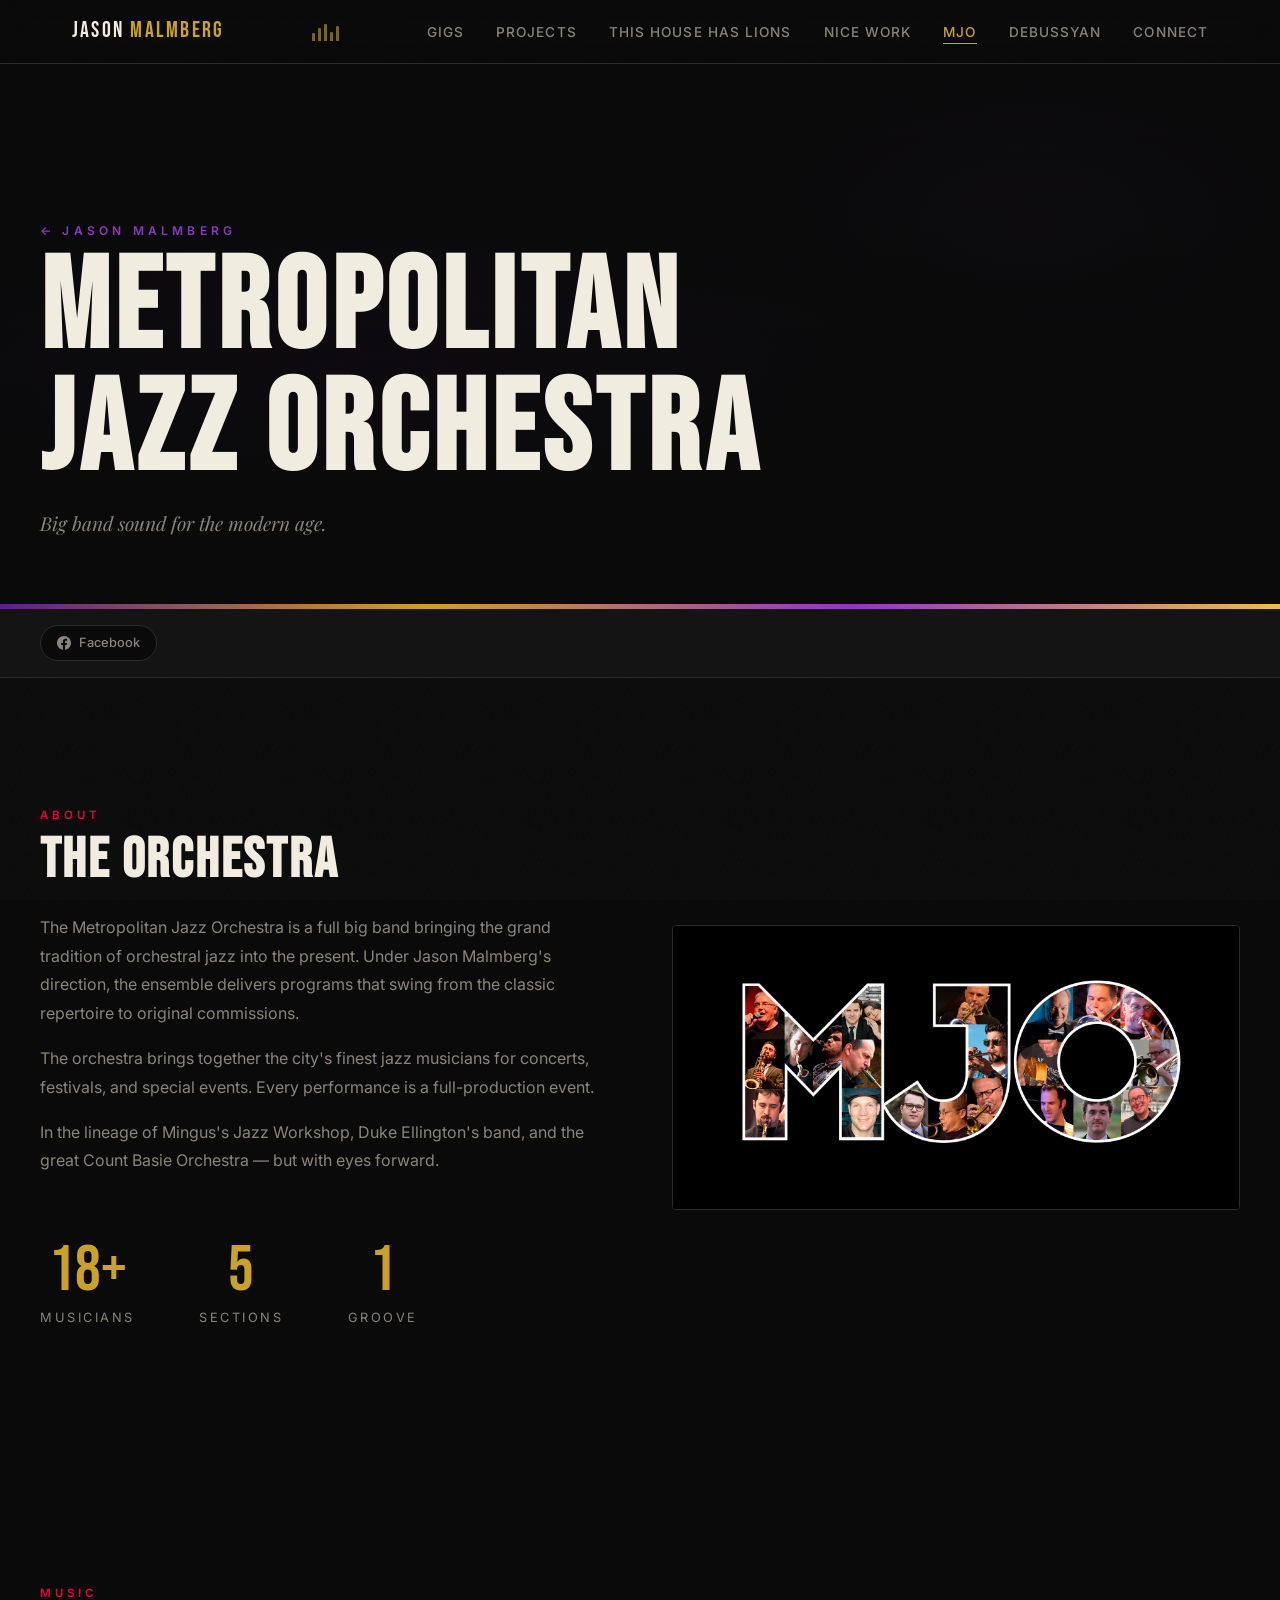
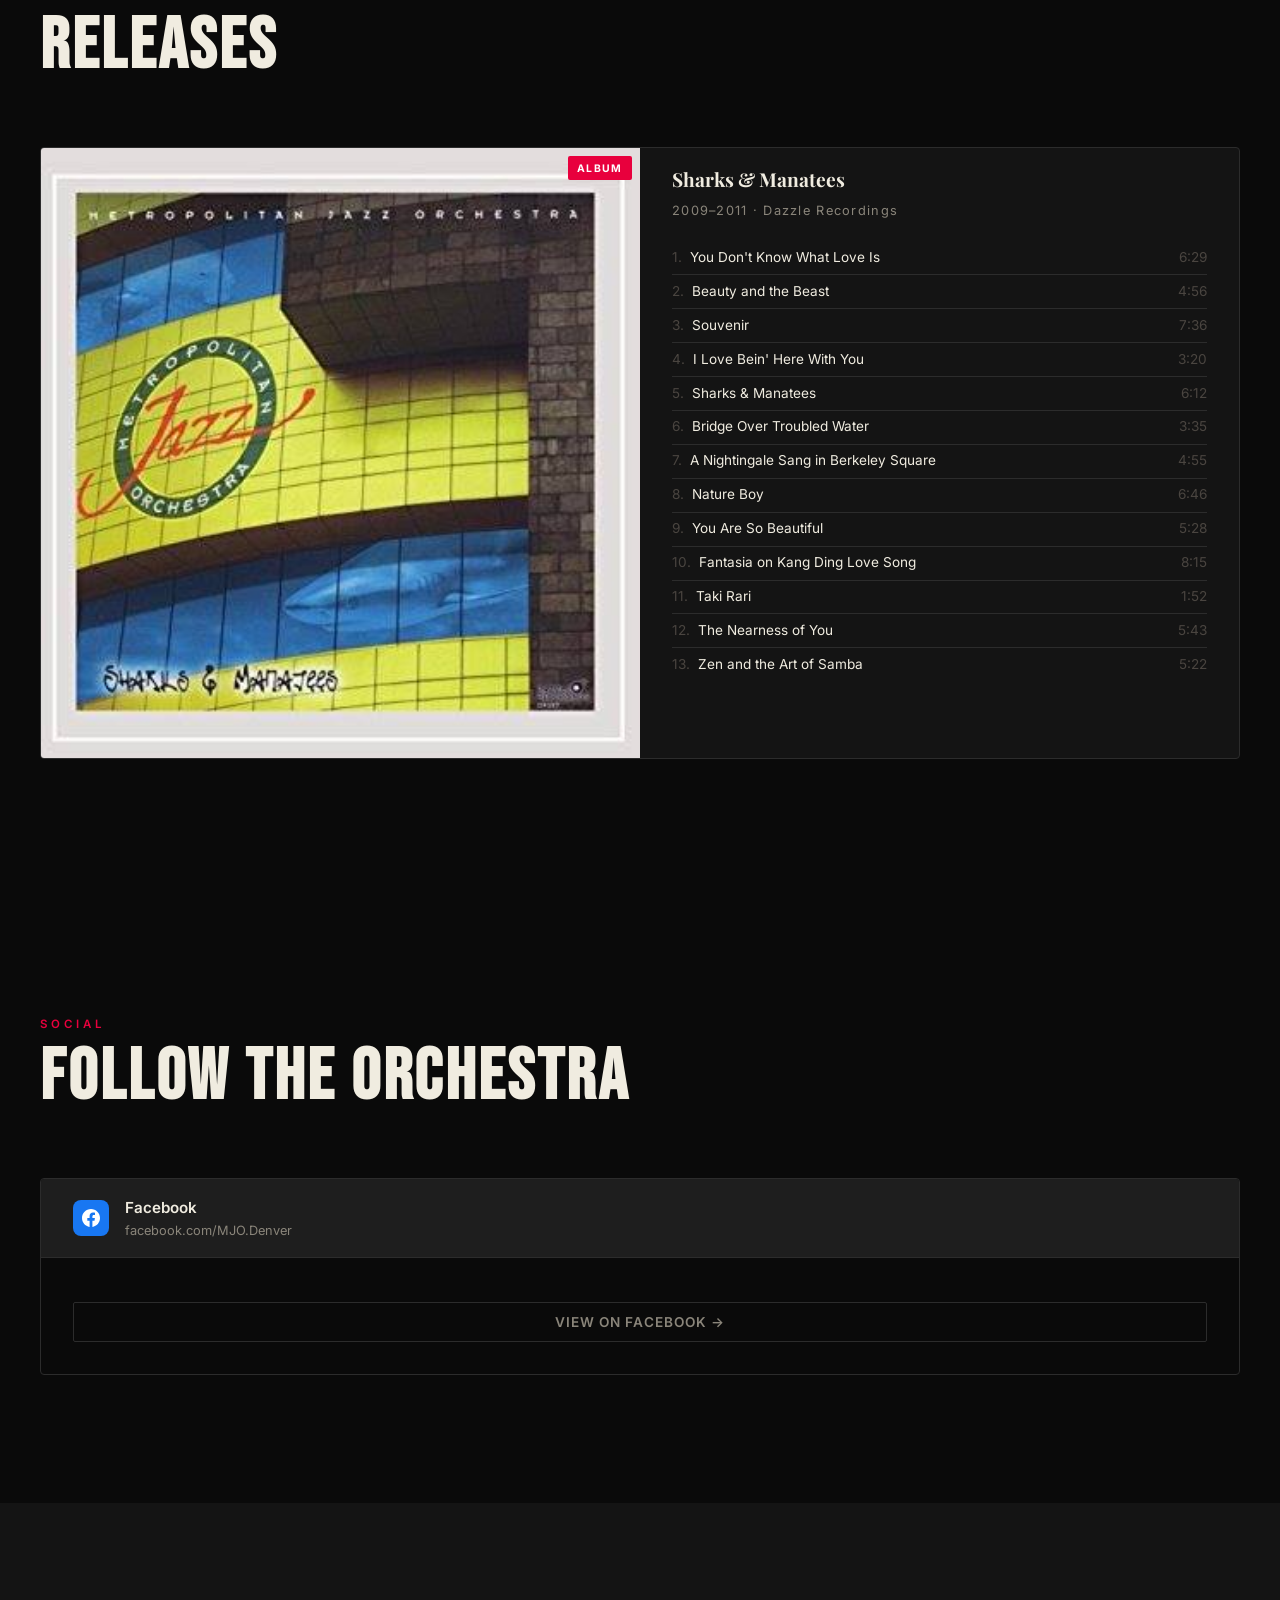
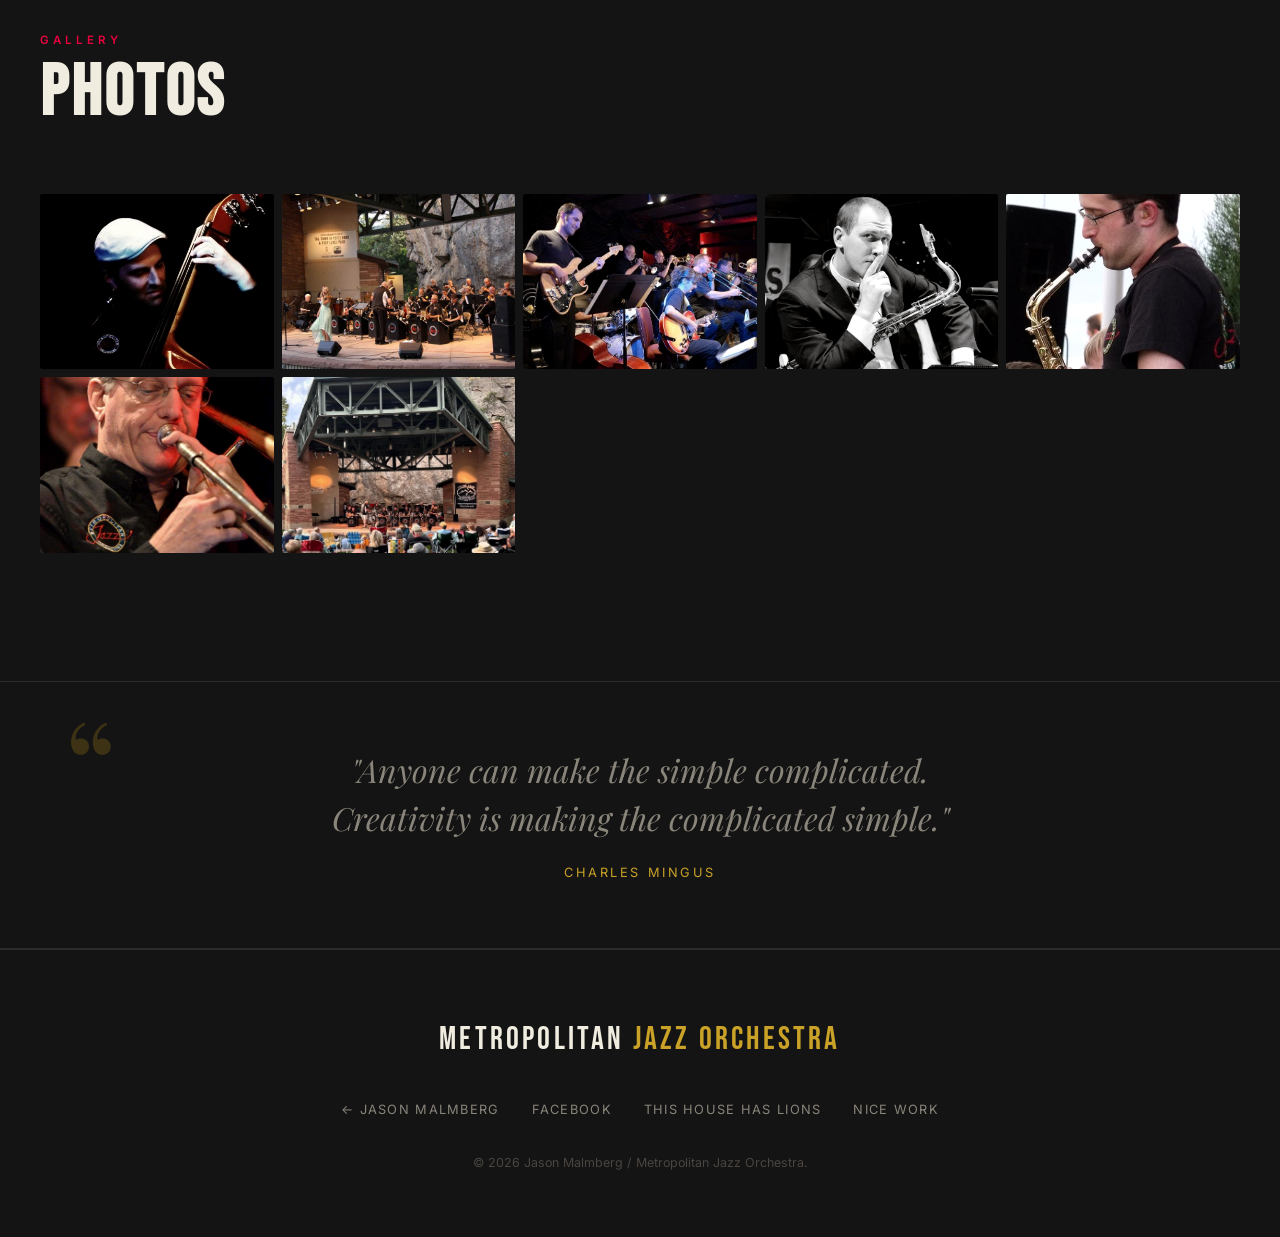
<file: metro-jazz.html>
<!DOCTYPE html>
<html lang="en">
<head>
  <meta charset="UTF-8">
  <meta name="viewport" content="width=device-width, initial-scale=1.0">
  <meta name="description" content="Metropolitan Jazz Orchestra — big band jazz with orchestral sweep and relentless groove. Jason Malmberg, bandleader. Facebook and calendar.">
  <meta name="theme-color" content="#0a0a0a">

  <meta property="og:title" content="Metropolitan Jazz Orchestra">
  <meta property="og:description" content="Big band jazz for the modern age. Orchestral sweep. Relentless groove.">
  <meta property="og:type" content="website">
  <meta property="og:url" content="https://jasonmalmberg.org/metro-jazz.html">
  <link rel="canonical" href="https://jasonmalmberg.org/metro-jazz.html">

  <title>Metropolitan Jazz Orchestra — Jason Malmberg</title>

  <link rel="preconnect" href="https://fonts.googleapis.com">
  <link rel="preconnect" href="https://fonts.gstatic.com" crossorigin>
  <link href="https://fonts.googleapis.com/css2?family=Bebas+Neue&family=Inter:wght@300;400;500;600&family=Playfair+Display:ital,wght@0,400;0,700;0,900;1,400&display=swap" rel="stylesheet">

  <link rel="stylesheet" href="css/style.css">

  <style>
    :root {
      --card-accent:    var(--mjo-purple);
      --card-accent-hi: var(--mjo-purple-hi);
    }

    .mjo-hero-bg {
      background:
        radial-gradient(ellipse 70% 50% at 30% 60%, rgba(92, 31, 133, 0.35) 0%, transparent 70%),
        radial-gradient(ellipse 50% 60% at 80% 30%, rgba(139, 58, 191, 0.1) 0%, transparent 60%),
        radial-gradient(ellipse 40% 40% at 50% 90%, rgba(201, 162, 39, 0.06) 0%, transparent 60%);
    }

    .band-hero--mjo .band-hero-label { color: var(--mjo-purple-hi); }

    /* Ornate top bar */
    .mjo-ornament-bar {
      height: 5px;
      background: linear-gradient(to right, var(--mjo-purple), var(--gold), var(--mjo-purple-hi), var(--gold-light));
    }

    /* Section numbers — Big Band program feel */
    .program-number {
      font-family: var(--font-display);
      font-size: 5rem;
      color: var(--mjo-purple);
      opacity: 0.15;
      line-height: 1;
      display: block;
      margin-bottom: calc(-1 * var(--space-md));
    }

    /* Photo gallery */
    .photo-grid {
      display: grid;
      grid-template-columns: repeat(auto-fill, minmax(220px, 1fr));
      gap: var(--space-sm);
    }

    .photo-tile {
      aspect-ratio: 4 / 3;
      background: var(--surface-high);
      border-radius: 2px;
      overflow: hidden;
      position: relative;
      transition: opacity 0.2s;
    }

    .photo-tile:hover { opacity: 0.85; }

    .photo-tile img {
      width: 100%;
      height: 100%;
      object-fit: cover;
      filter: grayscale(15%) contrast(1.05);
    }

    .photo-tile-placeholder {
      position: absolute;
      inset: 0;
      display: flex;
      align-items: center;
      justify-content: center;
      font-size: 2rem;
      color: var(--mjo-purple-hi);
      opacity: 0.2;
      background: linear-gradient(135deg, var(--bg), var(--surface-high));
    }

    /* Big band member count */
    .stat-row {
      display: flex;
      gap: var(--space-xl);
      flex-wrap: wrap;
      margin-top: var(--space-xl);
    }

    .stat-item {
      text-align: center;
    }

    .stat-number {
      font-family: var(--font-display);
      font-size: 4rem;
      line-height: 1;
      color: var(--gold);
      display: block;
    }

    .stat-label {
      font-size: 0.8rem;
      letter-spacing: 0.2em;
      text-transform: uppercase;
      color: var(--text-muted);
      display: block;
      margin-top: var(--space-xs);
    }
  </style>

  <script async defer crossorigin="anonymous"
    src="https://connect.facebook.net/en_US/sdk.js#xfbml=1&version=v19.0">
  </script>
</head>
<body>

  <a href="#main-content" class="skip-nav">Skip to main content</a>

  <!-- =====================================================================
       Site Header
       ===================================================================== -->
  <header class="site-header" role="banner">
    <div class="nav-inner">
      <a href="index.html" class="nav-logo" aria-label="Jason Malmberg — Home">
        JASON <span>MALMBERG</span>
      </a>

      <div class="nav-vu" aria-hidden="true">
        <span style="height:40%"></span>
        <span style="height:70%"></span>
        <span style="height:90%"></span>
        <span style="height:50%"></span>
        <span style="height:80%"></span>
      </div>

      <nav id="primary-nav" aria-label="Primary">
        <button class="nav-toggle" aria-controls="nav-links" aria-expanded="false"
          aria-label="Toggle navigation menu" id="nav-toggle">
          <span></span><span></span><span></span>
        </button>

        <ul class="nav-links" id="nav-links" role="list">
          <li><a href="index.html#gigs">Gigs</a></li>
          <li><a href="index.html#projects">Projects</a></li>
          <li><a href="this-house-has-lions.html">This House Has Lions</a></li>
          <li><a href="nice-work.html">Nice Work</a></li>
          <li><a href="metro-jazz.html" class="active">MJO</a></li>
          <li><a href="debussyan.html">Debussyan</a></li>
          <li><a href="index.html#social">Connect</a></li>
        </ul>
      </nav>
    </div>
  </header>

  <!-- =====================================================================
       Main
       ===================================================================== -->
  <main id="main-content">

    <!-- -----------------------------------------------------------------
         Hero
         ----------------------------------------------------------------- -->
    <section class="band-hero band-hero--mjo" aria-labelledby="mjo-hero-name">
      <div class="band-hero-bg mjo-hero-bg" aria-hidden="true"></div>
      <div class="band-hero-overlay" aria-hidden="true"></div>

      <div class="band-hero-content">
        <a href="index.html" class="band-hero-label">← Jason Malmberg</a>
        <h1 class="band-hero-name" id="mjo-hero-name">
          METROPOLITAN<br>JAZZ ORCHESTRA
        </h1>
        <p class="band-hero-tagline">
          Big band sound for the modern age.
        </p>
      </div>
    </section>

    <!-- Ornate accent bar -->
    <div class="mjo-ornament-bar" aria-hidden="true"></div>

    <!-- -----------------------------------------------------------------
         Social Links Bar
         ----------------------------------------------------------------- -->
    <div class="band-links-bar" role="navigation" aria-label="Metropolitan Jazz Orchestra links">
      <div class="band-links-inner">
        <a href="https://www.facebook.com/MJO.Denver/"
           class="band-link-pill"
           target="_blank"
           rel="noopener noreferrer"
           aria-label="Metropolitan Jazz Orchestra on Facebook (opens in new tab)">
          <svg viewBox="0 0 24 24" aria-hidden="true">
            <path d="M24 12.073c0-6.627-5.373-12-12-12s-12 5.373-12 12c0 5.99 4.388 10.954 10.125 11.854v-8.385H7.078v-3.47h3.047V9.43c0-3.007 1.792-4.669 4.533-4.669 1.312 0 2.686.235 2.686.235v2.953H15.83c-1.491 0-1.956.925-1.956 1.874v2.25h3.328l-.532 3.47h-2.796v8.385C19.612 23.027 24 18.062 24 12.073z"/>
          </svg>
          Facebook
        </a>
      </div>
    </div>

    <!-- -----------------------------------------------------------------
         About
         ----------------------------------------------------------------- -->
    <section class="section" aria-labelledby="mjo-about-heading">
      <div class="section-inner">
        <div style="display: grid; grid-template-columns: 1fr 1fr; gap: 4rem; align-items: center;">
          <div class="reveal">
            <span class="section-label">About</span>
            <h2 class="section-title" id="mjo-about-heading" style="font-size: clamp(2rem, 5vw, 3.5rem);">
              The Orchestra
            </h2>
            <div style="margin-top: 1.5rem; color: var(--text-muted); line-height: 1.8; font-size: 1rem;">
              <p style="margin-bottom: 1rem;">
                The Metropolitan Jazz Orchestra is a full big band bringing the grand tradition
                of orchestral jazz into the present. Under Jason Malmberg's direction, the
                ensemble delivers programs that swing from the classic repertoire to original
                commissions.
              </p>
              <p style="margin-bottom: 1rem;">
                The orchestra brings together the city's finest jazz musicians for concerts,
                festivals, and special events. Every performance is a full-production event.
              </p>
              <p>
                In the lineage of Mingus's Jazz Workshop, Duke Ellington's band, and the
                great Count Basie Orchestra — but with eyes forward.
              </p>
            </div>

            <div class="stat-row">
              <div class="stat-item">
                <span class="stat-number">18+</span>
                <span class="stat-label">Musicians</span>
              </div>
              <div class="stat-item">
                <span class="stat-number">5</span>
                <span class="stat-label">Sections</span>
              </div>
              <div class="stat-item">
                <span class="stat-number">1</span>
                <span class="stat-label">Groove</span>
              </div>
            </div>
          </div>

          <div class="reveal reveal-delay-1">
            <img src="images/mjo-about.jpg" alt="Metropolitan Jazz Orchestra logo"
                 style="border-radius: 4px; border: 1px solid var(--border); width: 100%;">
          </div>
        </div>
      </div>
    </section>

    <!-- -----------------------------------------------------------------
         Releases
         ----------------------------------------------------------------- -->
    <section class="section" aria-labelledby="mjo-releases-heading">
      <div class="section-inner">
        <header class="section-header reveal">
          <span class="section-label">Music</span>
          <h2 class="section-title" id="mjo-releases-heading">Releases</h2>
        </header>

        <div class="albums-grid">

          <article class="album-card album-card--featured reveal" aria-labelledby="mjo-sharks-title">
            <div class="album-art">
              <img src="images/mjo-album-sharks.jpg"
                   alt="Metropolitan Jazz Orchestra — Sharks &amp; Manatees album cover"
                   onerror="this.style.display='none'">
              <span class="album-badge">Album</span>
            </div>
            <div class="album-body">
              <h3 class="album-title" id="mjo-sharks-title">Sharks &amp; Manatees</h3>
              <p class="album-year">2009–2011 · Dazzle Recordings</p>

              <ol style="list-style: none; margin: 1.25rem 0 0; padding: 0; font-size: 0.85rem; line-height: 1.6;">
                <li style="display: flex; justify-content: space-between; gap: 1rem; padding: 0.35rem 0; border-bottom: 1px solid var(--border);"><span><span style="color: var(--text-dim); margin-right: 0.6em;">1.</span>You Don't Know What Love Is</span><span style="color: var(--text-dim); white-space: nowrap; flex-shrink: 0;">6:29</span></li>
                <li style="display: flex; justify-content: space-between; gap: 1rem; padding: 0.35rem 0; border-bottom: 1px solid var(--border);"><span><span style="color: var(--text-dim); margin-right: 0.6em;">2.</span>Beauty and the Beast</span><span style="color: var(--text-dim); white-space: nowrap; flex-shrink: 0;">4:56</span></li>
                <li style="display: flex; justify-content: space-between; gap: 1rem; padding: 0.35rem 0; border-bottom: 1px solid var(--border);"><span><span style="color: var(--text-dim); margin-right: 0.6em;">3.</span>Souvenir</span><span style="color: var(--text-dim); white-space: nowrap; flex-shrink: 0;">7:36</span></li>
                <li style="display: flex; justify-content: space-between; gap: 1rem; padding: 0.35rem 0; border-bottom: 1px solid var(--border);"><span><span style="color: var(--text-dim); margin-right: 0.6em;">4.</span>I Love Bein' Here With You</span><span style="color: var(--text-dim); white-space: nowrap; flex-shrink: 0;">3:20</span></li>
                <li style="display: flex; justify-content: space-between; gap: 1rem; padding: 0.35rem 0; border-bottom: 1px solid var(--border);"><span><span style="color: var(--text-dim); margin-right: 0.6em;">5.</span>Sharks &amp; Manatees</span><span style="color: var(--text-dim); white-space: nowrap; flex-shrink: 0;">6:12</span></li>
                <li style="display: flex; justify-content: space-between; gap: 1rem; padding: 0.35rem 0; border-bottom: 1px solid var(--border);"><span><span style="color: var(--text-dim); margin-right: 0.6em;">6.</span>Bridge Over Troubled Water</span><span style="color: var(--text-dim); white-space: nowrap; flex-shrink: 0;">3:35</span></li>
                <li style="display: flex; justify-content: space-between; gap: 1rem; padding: 0.35rem 0; border-bottom: 1px solid var(--border);"><span><span style="color: var(--text-dim); margin-right: 0.6em;">7.</span>A Nightingale Sang in Berkeley Square</span><span style="color: var(--text-dim); white-space: nowrap; flex-shrink: 0;">4:55</span></li>
                <li style="display: flex; justify-content: space-between; gap: 1rem; padding: 0.35rem 0; border-bottom: 1px solid var(--border);"><span><span style="color: var(--text-dim); margin-right: 0.6em;">8.</span>Nature Boy</span><span style="color: var(--text-dim); white-space: nowrap; flex-shrink: 0;">6:46</span></li>
                <li style="display: flex; justify-content: space-between; gap: 1rem; padding: 0.35rem 0; border-bottom: 1px solid var(--border);"><span><span style="color: var(--text-dim); margin-right: 0.6em;">9.</span>You Are So Beautiful</span><span style="color: var(--text-dim); white-space: nowrap; flex-shrink: 0;">5:28</span></li>
                <li style="display: flex; justify-content: space-between; gap: 1rem; padding: 0.35rem 0; border-bottom: 1px solid var(--border);"><span><span style="color: var(--text-dim); margin-right: 0.6em;">10.</span>Fantasia on Kang Ding Love Song</span><span style="color: var(--text-dim); white-space: nowrap; flex-shrink: 0;">8:15</span></li>
                <li style="display: flex; justify-content: space-between; gap: 1rem; padding: 0.35rem 0; border-bottom: 1px solid var(--border);"><span><span style="color: var(--text-dim); margin-right: 0.6em;">11.</span>Taki Rari</span><span style="color: var(--text-dim); white-space: nowrap; flex-shrink: 0;">1:52</span></li>
                <li style="display: flex; justify-content: space-between; gap: 1rem; padding: 0.35rem 0; border-bottom: 1px solid var(--border);"><span><span style="color: var(--text-dim); margin-right: 0.6em;">12.</span>The Nearness of You</span><span style="color: var(--text-dim); white-space: nowrap; flex-shrink: 0;">5:43</span></li>
                <li style="display: flex; justify-content: space-between; gap: 1rem; padding: 0.35rem 0;"><span><span style="color: var(--text-dim); margin-right: 0.6em;">13.</span>Zen and the Art of Samba</span><span style="color: var(--text-dim); white-space: nowrap; flex-shrink: 0;">5:22</span></li>
              </ol>
            </div>
          </article>

        </div>
      </div>
    </section>

    <!-- -----------------------------------------------------------------
         Social Media
         ----------------------------------------------------------------- -->
    <section class="section" aria-labelledby="mjo-social-heading">
      <div class="section-inner">
        <header class="section-header reveal">
          <span class="section-label">Social</span>
          <h2 class="section-title" id="mjo-social-heading">Follow the Orchestra</h2>
        </header>

        <div class="social-grid">

          <!-- Facebook -->
          <div class="social-block reveal">
            <div class="social-block-header">
              <div class="social-block-icon social-block-icon--fb" aria-hidden="true">
                <svg viewBox="0 0 24 24" aria-hidden="true">
                  <path d="M24 12.073c0-6.627-5.373-12-12-12s-12 5.373-12 12c0 5.99 4.388 10.954 10.125 11.854v-8.385H7.078v-3.47h3.047V9.43c0-3.007 1.792-4.669 4.533-4.669 1.312 0 2.686.235 2.686.235v2.953H15.83c-1.491 0-1.956.925-1.956 1.874v2.25h3.328l-.532 3.47h-2.796v8.385C19.612 23.027 24 18.062 24 12.073z"/>
                </svg>
              </div>
              <div>
                <div class="social-block-name">Facebook</div>
                <div class="social-block-handle">facebook.com/MJO.Denver</div>
              </div>
            </div>
            <div class="social-block-content">
              <div class="fb-embed-wrapper">
              <div class="fb-page"
                  data-href="https://www.facebook.com/MJO.Denver/"
                  data-tabs="timeline"
                  data-width="500"
                  data-height="500"
                  data-small-header="true"
                  data-adapt-container-width="true"
                  data-hide-cover="false"
                  data-show-facepile="false"
                  aria-label="Metropolitan Jazz Orchestra Facebook page feed">
                </div>
              </div>
              <a href="https://www.facebook.com/MJO.Denver/"
                 class="social-cta"
                 style="margin-top: 0.75rem; display: block;"
                 target="_blank"
                 rel="noopener noreferrer"
                 aria-label="Visit Metropolitan Jazz Orchestra on Facebook (opens in new tab)">
                View on Facebook →
              </a>
            </div>
          </div>


        </div>
      </div>
    </section>

    <!-- -----------------------------------------------------------------
         Photos
         ----------------------------------------------------------------- -->
    <section class="section section-alt" aria-labelledby="mjo-photos-heading">
      <div class="section-inner">
        <header class="section-header reveal">
          <span class="section-label">Gallery</span>
          <h2 class="section-title" id="mjo-photos-heading">Photos</h2>
        </header>

        <div class="photo-grid reveal">
          <div class="photo-tile">
            <img src="images/mjo-live-1.jpg" alt="Metropolitan Jazz Orchestra live photo 1">
          </div>
          <div class="photo-tile">
            <img src="images/mjo-live-2.jpg" alt="Metropolitan Jazz Orchestra live photo 2">
          </div>
          <div class="photo-tile">
            <img src="images/mjo-live-3.jpg" alt="Metropolitan Jazz Orchestra live photo 3">
          </div>
          <div class="photo-tile">
            <img src="images/mjo-live-4.jpg" alt="Metropolitan Jazz Orchestra live photo 4">
          </div>
          <div class="photo-tile">
            <img src="images/mjo-live-5.jpg" alt="Metropolitan Jazz Orchestra live photo 5">
          </div>
          <div class="photo-tile">
            <img src="images/mjo-live-6.jpg" alt="Metropolitan Jazz Orchestra live photo 6">
          </div>
          <div class="photo-tile">
            <img src="images/mjo-live-7.jpg" alt="Metropolitan Jazz Orchestra live photo 7">
          </div>
        </div>
      </div>
    </section>

    <!-- -----------------------------------------------------------------
         Mingus Quote
         ----------------------------------------------------------------- -->
    <div class="quote-block reveal">
      <blockquote>
        "Anyone can make the simple complicated. Creativity is making the complicated simple."
      </blockquote>
      <cite>Charles Mingus</cite>
    </div>

  </main>

  <!-- =====================================================================
       Footer
       ===================================================================== -->
  <footer class="site-footer" role="contentinfo">
    <div class="footer-inner">
      <div class="footer-logo" aria-hidden="true">METROPOLITAN <span>JAZZ ORCHESTRA</span></div>

      <nav class="footer-nav" aria-label="Footer">
        <a href="index.html">← Jason Malmberg</a>
        <a href="https://www.facebook.com/MJO.Denver/" target="_blank" rel="noopener noreferrer">Facebook</a>
<a href="this-house-has-lions.html">This House Has Lions</a>
        <a href="nice-work.html">Nice Work</a>
      </nav>

      <p class="footer-copy">
        &copy; <span class="copy-year"></span> Jason Malmberg / Metropolitan Jazz Orchestra.
      </p>
    </div>
  </footer>

  <!-- Easter egg overlays -->
  <div id="pjm-overlay" role="dialog" aria-modal="true" aria-labelledby="pjm-title" hidden>
    <h2 class="pjm-title" id="pjm-title">PUNK JAZZ<br>MODE</h2>
    <p class="pjm-subtitle">You found the secret. The bassists who changed everything:</p>
    <ul class="pjm-influences" role="list">
      <li class="pjm-influence">Joe Lally</li>
      <li class="pjm-influence">Dee Dee Ramone</li>
      <li class="pjm-influence">Steve Youth</li>
      <li class="pjm-influence">Roland Kirk</li>
      <li class="pjm-influence">Charles Mingus</li>
      <li class="pjm-influence">Jaco Pastorius</li>
    </ul>
    <button class="pjm-close" id="pjm-close">Close ✕</button>
  </div>

  <div id="count-in-toast" role="status" aria-live="assertive" aria-atomic="true">1! 2! 3! 4!</div>

  <script src="js/main.js" defer></script>
  <script src="js/easter-eggs.js" defer></script>

</body>
</html>
</file>
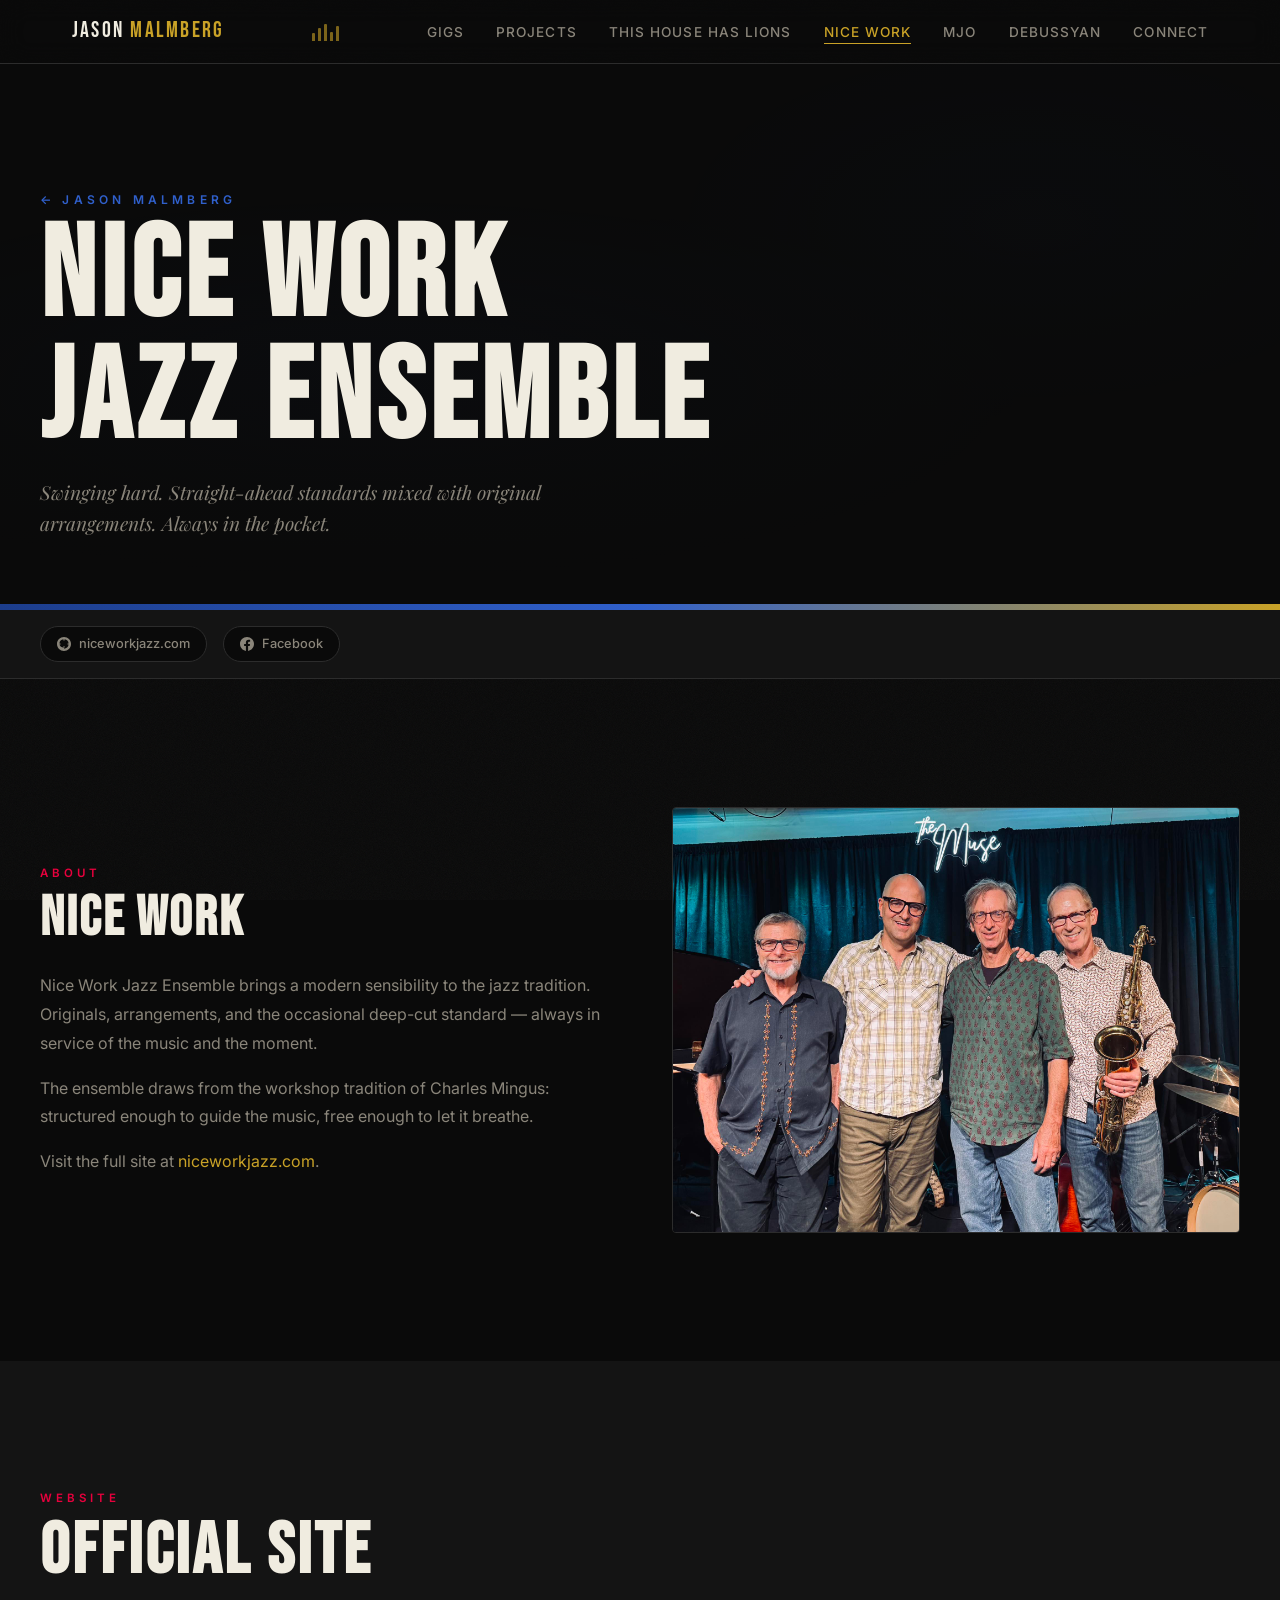
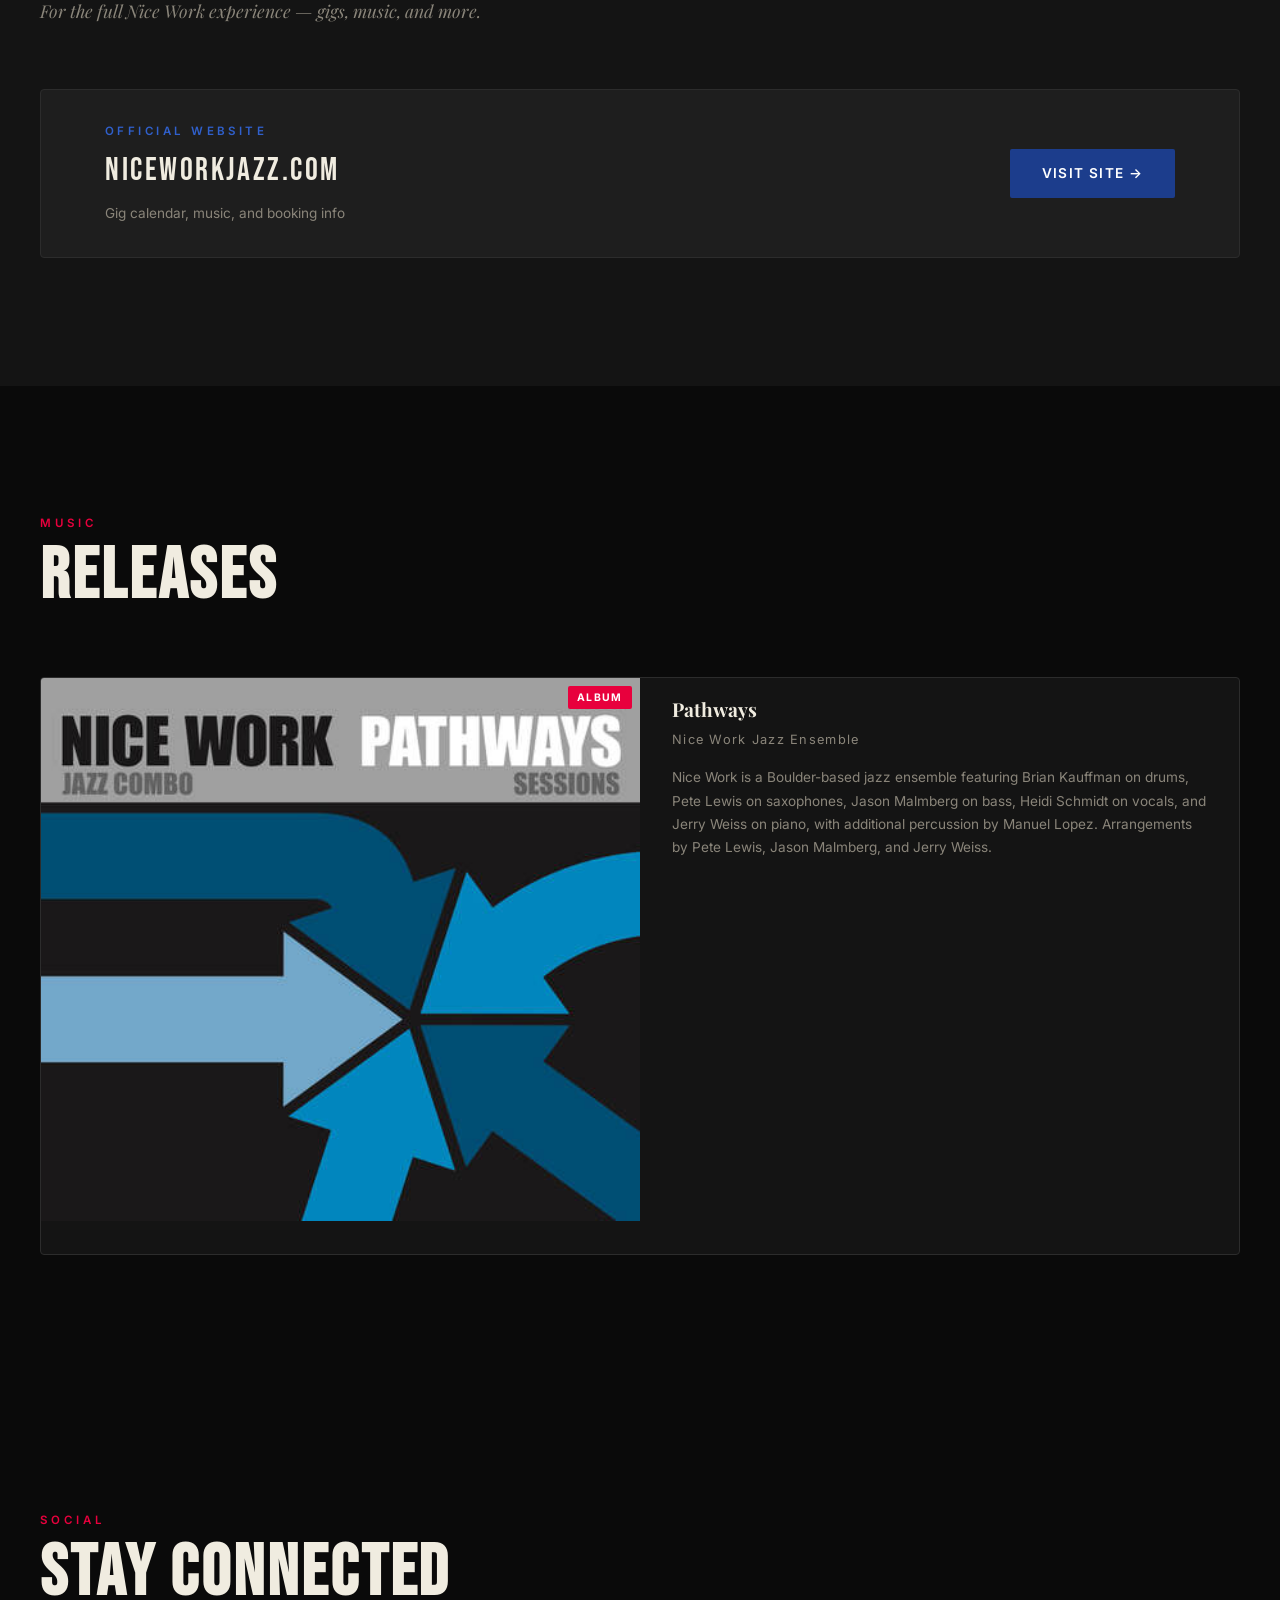
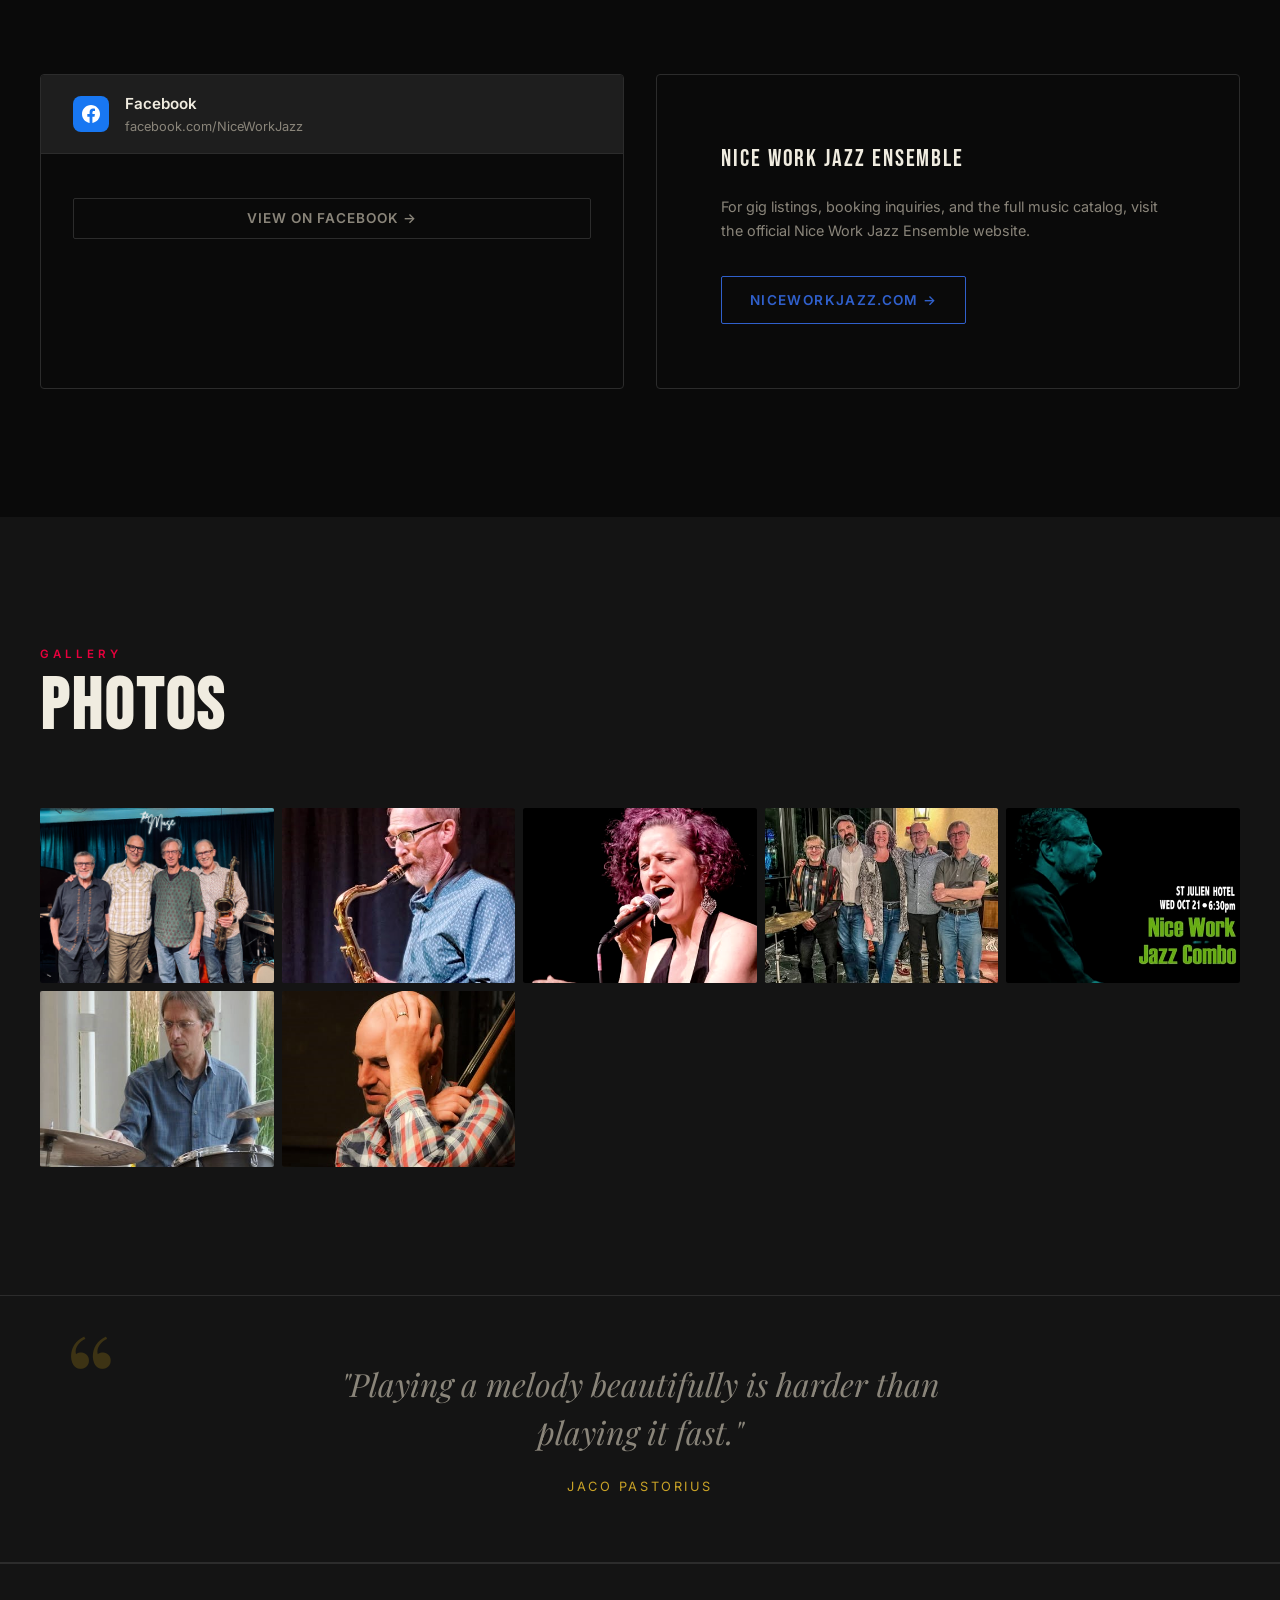
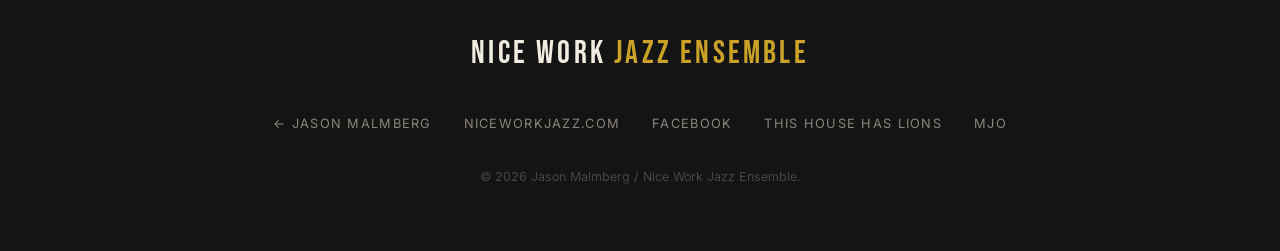
<file: nice-work.html>
<!DOCTYPE html>
<html lang="en">
<head>
  <meta charset="UTF-8">
  <meta name="viewport" content="width=device-width, initial-scale=1.0">
  <meta name="description" content="Nice Work Jazz Ensemble — Jason Malmberg's jazz ensemble. Sophisticated, swinging, spontaneous. niceworkjazz.com">
  <meta name="theme-color" content="#0a0a0a">

  <meta property="og:title" content="Nice Work Jazz Ensemble">
  <meta property="og:description" content="Sophisticated jazz ensemble led by Jason Malmberg. Visit niceworkjazz.com.">
  <meta property="og:type" content="website">
  <meta property="og:url" content="https://jasonmalmberg.org/nice-work.html">
  <link rel="canonical" href="https://jasonmalmberg.org/nice-work.html">

  <title>Nice Work Jazz Ensemble — Jason Malmberg</title>

  <link rel="preconnect" href="https://fonts.googleapis.com">
  <link rel="preconnect" href="https://fonts.gstatic.com" crossorigin>
  <link href="https://fonts.googleapis.com/css2?family=Bebas+Neue&family=Inter:wght@300;400;500;600&family=Playfair+Display:ital,wght@0,400;0,700;0,900;1,400&display=swap" rel="stylesheet">

  <link rel="stylesheet" href="css/style.css">

  <style>
    :root {
      --card-accent:    var(--nwje-blue);
      --card-accent-hi: var(--nwje-blue-hi);
    }

    .nwje-hero-bg {
      background:
        radial-gradient(ellipse 70% 50% at 30% 60%, rgba(28, 61, 140, 0.3) 0%, transparent 70%),
        radial-gradient(ellipse 50% 60% at 80% 30%, rgba(48, 96, 204, 0.08) 0%, transparent 60%);
    }

    .band-hero--nwje .band-hero-label { color: var(--nwje-blue-hi); }

    /* Blue Note–inspired decorative bar */
    .bluenote-bar {
      height: 6px;
      background: linear-gradient(to right, var(--nwje-blue), var(--nwje-blue-hi), var(--gold));
    }

    /* External site link card */
    .external-site-card {
      display: flex;
      align-items: center;
      justify-content: space-between;
      padding: var(--space-lg) var(--space-xl);
      background: var(--surface-high);
      border: 1px solid var(--border);
      border-radius: 4px;
      transition: border-color 0.3s, background 0.3s;
      gap: var(--space-lg);
      flex-wrap: wrap;
    }

    .external-site-card:hover {
      border-color: var(--nwje-blue-hi);
      background: rgba(28, 61, 140, 0.08);
    }

    .external-site-card-info {}

    .external-site-label {
      font-size: 0.72rem;
      font-weight: 600;
      letter-spacing: 0.3em;
      text-transform: uppercase;
      color: var(--nwje-blue-hi);
      display: block;
      margin-bottom: var(--space-xs);
    }

    .external-site-name {
      font-family: var(--font-display);
      font-size: 2rem;
      letter-spacing: 0.08em;
      color: var(--text);
    }

    .external-site-url {
      font-size: 0.85rem;
      color: var(--text-muted);
      margin-top: var(--space-xs);
    }

    .external-site-btn {
      display: inline-flex;
      align-items: center;
      gap: var(--space-sm);
      padding: 0.85rem 2rem;
      background: var(--nwje-blue);
      color: white;
      font-family: var(--font-body);
      font-size: 0.85rem;
      font-weight: 600;
      letter-spacing: 0.1em;
      text-transform: uppercase;
      border-radius: 2px;
      transition: background 0.2s, transform 0.2s;
      white-space: nowrap;
      flex-shrink: 0;
    }

    .external-site-btn:hover, .external-site-btn:focus-visible {
      background: var(--nwje-blue-hi);
      color: white;
      transform: translateY(-1px);
    }

    /* Photo gallery */
    .photo-grid {
      display: grid;
      grid-template-columns: repeat(auto-fill, minmax(220px, 1fr));
      gap: var(--space-sm);
    }

    .photo-tile {
      aspect-ratio: 4 / 3;
      background: var(--surface-high);
      border-radius: 2px;
      overflow: hidden;
      position: relative;
      transition: opacity 0.2s;
    }

    .photo-tile:hover { opacity: 0.85; }

    .photo-tile img {
      width: 100%;
      height: 100%;
      object-fit: cover;
      filter: grayscale(15%) contrast(1.05);
    }

    .photo-tile-placeholder {
      position: absolute;
      inset: 0;
      display: flex;
      align-items: center;
      justify-content: center;
      font-size: 2rem;
      color: var(--nwje-blue-hi);
      opacity: 0.2;
      background: linear-gradient(135deg, var(--bg), var(--surface-high));
    }

    @media (max-width: 768px) {
      .external-site-card {
        flex-direction: column;
        align-items: flex-start;
        padding: var(--space-lg);
      }
    }
  </style>

  <script async defer crossorigin="anonymous"
    src="https://connect.facebook.net/en_US/sdk.js#xfbml=1&version=v19.0">
  </script>
</head>
<body>

  <a href="#main-content" class="skip-nav">Skip to main content</a>

  <!-- =====================================================================
       Site Header
       ===================================================================== -->
  <header class="site-header" role="banner">
    <div class="nav-inner">
      <a href="index.html" class="nav-logo" aria-label="Jason Malmberg — Home">
        JASON <span>MALMBERG</span>
      </a>

      <div class="nav-vu" aria-hidden="true">
        <span style="height:40%"></span>
        <span style="height:70%"></span>
        <span style="height:90%"></span>
        <span style="height:50%"></span>
        <span style="height:80%"></span>
      </div>

      <nav id="primary-nav" aria-label="Primary">
        <button class="nav-toggle" aria-controls="nav-links" aria-expanded="false"
          aria-label="Toggle navigation menu" id="nav-toggle">
          <span></span><span></span><span></span>
        </button>

        <ul class="nav-links" id="nav-links" role="list">
          <li><a href="index.html#gigs">Gigs</a></li>
          <li><a href="index.html#projects">Projects</a></li>
          <li><a href="this-house-has-lions.html">This House Has Lions</a></li>
          <li><a href="nice-work.html" class="active">Nice Work</a></li>
          <li><a href="metro-jazz.html">MJO</a></li>
          <li><a href="debussyan.html">Debussyan</a></li>
          <li><a href="index.html#social">Connect</a></li>
        </ul>
      </nav>
    </div>
  </header>

  <!-- =====================================================================
       Main
       ===================================================================== -->
  <main id="main-content">

    <!-- -----------------------------------------------------------------
         Hero
         ----------------------------------------------------------------- -->
    <section class="band-hero band-hero--nwje" aria-labelledby="nwje-hero-name">
      <div class="band-hero-bg nwje-hero-bg" aria-hidden="true"></div>
      <div class="band-hero-overlay" aria-hidden="true"></div>

      <div class="band-hero-content">
        <a href="index.html" class="band-hero-label">← Jason Malmberg</a>
        <h1 class="band-hero-name" id="nwje-hero-name">
          NICE WORK<br>JAZZ ENSEMBLE
        </h1>
        <p class="band-hero-tagline">
          Swinging hard. Straight-ahead standards mixed with original arrangements. Always in the pocket.
        </p>
      </div>
    </section>

    <!-- Blue Note–style accent bar -->
    <div class="bluenote-bar" aria-hidden="true"></div>

    <!-- -----------------------------------------------------------------
         Social Links Bar
         ----------------------------------------------------------------- -->
    <div class="band-links-bar" role="navigation" aria-label="Nice Work Jazz Ensemble links">
      <div class="band-links-inner">
        <a href="https://niceworkjazz.com"
           class="band-link-pill"
           target="_blank"
           rel="noopener noreferrer"
           aria-label="Nice Work Jazz Ensemble official website (opens in new tab)">
          <svg width="14" height="14" viewBox="0 0 24 24" fill="currentColor" aria-hidden="true">
            <path d="M12 0C5.373 0 0 5.373 0 12s5.373 12 12 12 12-5.373 12-12S18.627 0 12 0zm-1 17.93V16h2v1.93A8 8 0 014.07 13H6v-2H4.07A8 8 0 0111 4.07V6h2V4.07A8 8 0 0119.93 11H18v2h1.93A8 8 0 0113 19.93z"/>
          </svg>
          niceworkjazz.com
        </a>

        <a href="https://www.facebook.com/NiceWorkJazz"
           class="band-link-pill"
           target="_blank"
           rel="noopener noreferrer"
           aria-label="Nice Work Jazz Ensemble on Facebook (opens in new tab)">
          <svg viewBox="0 0 24 24" aria-hidden="true">
            <path d="M24 12.073c0-6.627-5.373-12-12-12s-12 5.373-12 12c0 5.99 4.388 10.954 10.125 11.854v-8.385H7.078v-3.47h3.047V9.43c0-3.007 1.792-4.669 4.533-4.669 1.312 0 2.686.235 2.686.235v2.953H15.83c-1.491 0-1.956.925-1.956 1.874v2.25h3.328l-.532 3.47h-2.796v8.385C19.612 23.027 24 18.062 24 12.073z"/>
          </svg>
          Facebook
        </a>
      </div>
    </div>

    <!-- -----------------------------------------------------------------
         About
         ----------------------------------------------------------------- -->
    <section class="section" aria-labelledby="nwje-about-heading">
      <div class="section-inner">
        <div style="display: grid; grid-template-columns: 1fr 1fr; gap: 4rem; align-items: center;">
          <div class="reveal">
            <span class="section-label">About</span>
            <h2 class="section-title" id="nwje-about-heading" style="font-size: clamp(2rem, 5vw, 3.5rem);">
              Nice Work
            </h2>
            <div style="margin-top: 1.5rem; color: var(--text-muted); line-height: 1.8; font-size: 1rem;">
              <p style="margin-bottom: 1rem;">
                Nice Work Jazz Ensemble brings a modern sensibility to the jazz tradition.
                Originals, arrangements, and the occasional deep-cut standard — always in service
                of the music and the moment.
              </p>
              <p style="margin-bottom: 1rem;">
                The ensemble draws from the workshop tradition of Charles Mingus: structured
                enough to guide the music, free enough to let it breathe.
              </p>
              <p>
                Visit the full site at <a href="https://niceworkjazz.com" target="_blank" rel="noopener noreferrer">niceworkjazz.com</a>.
              </p>
            </div>
          </div>
          <div class="reveal reveal-delay-1">
            <img src="images/nwje-about.jpg" alt="Nice Work Jazz Ensemble logo"
                 style="border-radius: 4px; border: 1px solid var(--border); width: 100%;">
          </div>
        </div>
      </div>
    </section>

    <!-- -----------------------------------------------------------------
         Official Website Feature
         ----------------------------------------------------------------- -->
    <section class="section section-alt" aria-labelledby="nwje-site-heading">
      <div class="section-inner">
        <header class="section-header reveal">
          <span class="section-label">Website</span>
          <h2 class="section-title" id="nwje-site-heading">Official Site</h2>
          <p class="section-subtitle">
            For the full Nice Work experience — gigs, music, and more.
          </p>
        </header>

        <a href="https://niceworkjazz.com"
           class="external-site-card reveal"
           target="_blank"
           rel="noopener noreferrer"
           aria-label="Visit niceworkjazz.com (opens in new tab)">
          <div class="external-site-card-info">
            <span class="external-site-label">Official website</span>
            <div class="external-site-name">niceworkjazz.com</div>
            <div class="external-site-url">Gig calendar, music, and booking info</div>
          </div>
          <span class="external-site-btn" aria-hidden="true">
            Visit Site →
          </span>
        </a>
      </div>
    </section>

    <!-- -----------------------------------------------------------------
         Releases
         ----------------------------------------------------------------- -->
    <section class="section" aria-labelledby="nwje-releases-heading">
      <div class="section-inner">
        <header class="section-header reveal">
          <span class="section-label">Music</span>
          <h2 class="section-title" id="nwje-releases-heading">Releases</h2>
        </header>

        <div class="albums-grid">

          <article class="album-card album-card--featured reveal" aria-labelledby="nwje-pathways-title">
            <div class="album-art">
              <img src="images/nwjc-pathways-front_1.jpg"
                   alt="Nice Work Jazz Ensemble — Pathways album cover">
              <span class="album-badge">Album</span>
            </div>
            <div class="album-body">
              <h3 class="album-title" id="nwje-pathways-title">Pathways</h3>
              <p class="album-year">Nice Work Jazz Ensemble</p>
              <p style="font-size: 0.85rem; color: var(--text-muted); margin-bottom: 1.25rem; line-height: 1.7;">
                Nice Work is a Boulder-based jazz ensemble featuring Brian Kauffman on drums,
                Pete Lewis on saxophones, Jason Malmberg on bass, Heidi Schmidt on vocals, and
                Jerry Weiss on piano, with additional percussion by Manuel Lopez. Arrangements
                by Pete Lewis, Jason Malmberg, and Jerry Weiss.
              </p>
              <iframe data-testid="embed-iframe" style="border-radius:12px"
                src="https://open.spotify.com/embed/artist/1P1reoI2gApaacXnDlA5gs?utm_source=generator"
                width="100%" height="352" frameBorder="0" allowfullscreen=""
                allow="autoplay; clipboard-write; encrypted-media; fullscreen; picture-in-picture"
                loading="lazy"
                title="Nice Work Jazz Ensemble on Spotify"
                aria-label="Spotify player: Nice Work Jazz Ensemble">
              </iframe>
            </div>
          </article>

        </div>
      </div>
    </section>

    <!-- -----------------------------------------------------------------
         Social Media
         ----------------------------------------------------------------- -->
    <section class="section" aria-labelledby="nwje-social-heading">
      <div class="section-inner">
        <header class="section-header reveal">
          <span class="section-label">Social</span>
          <h2 class="section-title" id="nwje-social-heading">Stay Connected</h2>
        </header>

        <div class="social-grid">

          <!-- Facebook -->
          <div class="social-block reveal">
            <div class="social-block-header">
              <div class="social-block-icon social-block-icon--fb" aria-hidden="true">
                <svg viewBox="0 0 24 24" aria-hidden="true">
                  <path d="M24 12.073c0-6.627-5.373-12-12-12s-12 5.373-12 12c0 5.99 4.388 10.954 10.125 11.854v-8.385H7.078v-3.47h3.047V9.43c0-3.007 1.792-4.669 4.533-4.669 1.312 0 2.686.235 2.686.235v2.953H15.83c-1.491 0-1.956.925-1.956 1.874v2.25h3.328l-.532 3.47h-2.796v8.385C19.612 23.027 24 18.062 24 12.073z"/>
                </svg>
              </div>
              <div>
                <div class="social-block-name">Facebook</div>
                <div class="social-block-handle">facebook.com/NiceWorkJazz</div>
              </div>
            </div>
            <div class="social-block-content">
              <div class="fb-embed-wrapper">
              <div class="fb-page"
                  data-href="https://www.facebook.com/NiceWorkJazz"
                  data-tabs="timeline"
                  data-width="500"
                  data-height="500"
                  data-small-header="true"
                  data-adapt-container-width="true"
                  data-hide-cover="false"
                  data-show-facepile="false"
                  aria-label="Nice Work Jazz Ensemble Facebook page feed">
                </div>
              </div>
              <a href="https://www.facebook.com/NiceWorkJazz"
                 class="social-cta"
                 style="margin-top: 0.75rem; display: block;"
                 target="_blank"
                 rel="noopener noreferrer"
                 aria-label="Visit Nice Work Jazz Ensemble on Facebook (opens in new tab)">
                View on Facebook →
              </a>
            </div>
          </div>

          <!-- Info card for external site -->
          <div class="social-block reveal reveal-delay-1" style="display: flex; flex-direction: column; justify-content: center; padding: var(--space-xl);">
            <div style="font-family: var(--font-display); font-size: 1.5rem; letter-spacing: 0.08em; color: var(--text); margin-bottom: var(--space-md);">
              NICE WORK JAZZ ENSEMBLE
            </div>
            <p style="color: var(--text-muted); font-size: 0.9rem; line-height: 1.7; margin-bottom: var(--space-lg);">
              For gig listings, booking inquiries, and the full music catalog, visit the
              official Nice Work Jazz Ensemble website.
            </p>
            <a href="https://niceworkjazz.com"
               class="btn btn-outline"
               style="border-color: var(--nwje-blue-hi); color: var(--nwje-blue-hi); align-self: flex-start;"
               target="_blank"
               rel="noopener noreferrer"
               aria-label="Visit niceworkjazz.com (opens in new tab)">
              niceworkjazz.com →
            </a>
          </div>

        </div>
      </div>
    </section>

    <!-- -----------------------------------------------------------------
         Photos
         ----------------------------------------------------------------- -->
    <section class="section section-alt" aria-labelledby="nwje-photos-heading">
      <div class="section-inner">
        <header class="section-header reveal">
          <span class="section-label">Gallery</span>
          <h2 class="section-title" id="nwje-photos-heading">Photos</h2>
        </header>

        <div class="photo-grid reveal">
          <div class="photo-tile">
            <img src="images/nwje-live-1.jpg" alt="Nice Work Jazz Ensemble live photo 1">
          </div>
          <div class="photo-tile">
            <img src="images/nwje-live-2.jpg" alt="Nice Work Jazz Ensemble live photo 2">
          </div>
          <div class="photo-tile">
            <img src="images/nwje-live-3.jpg" alt="Nice Work Jazz Ensemble live photo 3">
          </div>
          <div class="photo-tile">
            <img src="images/nwje-live-4.jpg" alt="Nice Work Jazz Ensemble live photo 4">
          </div>
          <div class="photo-tile">
            <img src="images/nwje-live-5.jpg" alt="Nice Work Jazz Ensemble live photo 5">
          </div>
          <div class="photo-tile">
            <img src="images/nwje-live-6.jpg" alt="Nice Work Jazz Ensemble live photo 6">
          </div>
          <div class="photo-tile">
            <img src="images/nwje-live-7.jpg" alt="Nice Work Jazz Ensemble live photo 7">
          </div>
        </div>
      </div>
    </section>

    <!-- -----------------------------------------------------------------
         Jaco Pastorius Quote
         ----------------------------------------------------------------- -->
    <div class="quote-block reveal">
      <blockquote>
        "Playing a melody beautifully is harder than playing it fast."
      </blockquote>
      <cite>Jaco Pastorius</cite>
    </div>

  </main>

  <!-- =====================================================================
       Footer
       ===================================================================== -->
  <footer class="site-footer" role="contentinfo">
    <div class="footer-inner">
      <div class="footer-logo" aria-hidden="true">NICE WORK <span>JAZZ ENSEMBLE</span></div>

      <nav class="footer-nav" aria-label="Footer">
        <a href="index.html">← Jason Malmberg</a>
        <a href="https://niceworkjazz.com" target="_blank" rel="noopener noreferrer">niceworkjazz.com</a>
        <a href="https://www.facebook.com/NiceWorkJazz" target="_blank" rel="noopener noreferrer">Facebook</a>
        <a href="this-house-has-lions.html">This House Has Lions</a>
        <a href="metro-jazz.html">MJO</a>
      </nav>

      <p class="footer-copy">
        &copy; <span class="copy-year"></span> Jason Malmberg / Nice Work Jazz Ensemble.
      </p>
    </div>
  </footer>

  <!-- Easter egg overlays -->
  <div id="pjm-overlay" role="dialog" aria-modal="true" aria-labelledby="pjm-title" hidden>
    <h2 class="pjm-title" id="pjm-title">PUNK JAZZ<br>MODE</h2>
    <p class="pjm-subtitle">You found the secret. The bassists who changed everything:</p>
    <ul class="pjm-influences" role="list">
      <li class="pjm-influence">Joe Lally</li>
      <li class="pjm-influence">Dee Dee Ramone</li>
      <li class="pjm-influence">Steve Youth</li>
      <li class="pjm-influence">Roland Kirk</li>
      <li class="pjm-influence">Charles Mingus</li>
      <li class="pjm-influence">Jaco Pastorius</li>
    </ul>
    <button class="pjm-close" id="pjm-close">Close ✕</button>
  </div>

  <div id="count-in-toast" role="status" aria-live="assertive" aria-atomic="true">1! 2! 3! 4!</div>

  <script src="js/main.js" defer></script>
  <script src="js/easter-eggs.js" defer></script>

</body>
</html>
</file>
<file: css/style.css>
/* ==========================================================================
   Jason Malmberg — Bassist & Bandleader
   Design: Punk-jazz fusion. Dark like a basement show, gold like Blue Note.
   ========================================================================== */

/* --------------------------------------------------------------------------
   Custom Properties
   -------------------------------------------------------------------------- */
:root {
  /* Colors */
  --bg:            #0a0a0a;
  --surface:       #141414;
  --surface-high:  #1e1e1e;
  --border:        #2c2c2c;

  --gold:          #c9a227;
  --gold-light:    #e8bf4d;
  --gold-dim:      #7a6115;

  --punk:          #e8003d;
  --punk-alt:      #ff006e;

  --text:          #f0ece0;
  --text-muted:    #8a857a;
  --text-dim:      #4a4540;

  /* Band accent colors */
  --thhl-red:      #9b0000;
  --thhl-red-hi:   #cc1111;
  --nwje-blue:     #1c3d8c;
  --nwje-blue-hi:  #3060cc;
  --mjo-purple:    #5c1f85;
  --mjo-purple-hi: #8b3abf;

  /* Typography */
  --font-serif:  'Playfair Display', Georgia, serif;
  --font-display:'Bebas Neue', 'Arial Narrow', sans-serif;
  --font-body:   'Inter', system-ui, sans-serif;

  /* Spacing */
  --space-xs:  0.25rem;
  --space-sm:  0.5rem;
  --space-md:  1rem;
  --space-lg:  2rem;
  --space-xl:  4rem;
  --space-2xl: 8rem;

  /* Transitions */
  --ease-out: cubic-bezier(0.16, 1, 0.3, 1);
  --ease-in:  cubic-bezier(0.7, 0, 0.84, 0);

  /* Layout */
  --max-width: 1200px;
  --nav-height: 64px;
}

/* --------------------------------------------------------------------------
   Punk Jazz Mode (Easter egg activated)
   -------------------------------------------------------------------------- */
body.punk-jazz-mode {
  --bg:         #1a0008;
  --gold:       #ff006e;
  --gold-light: #ff44aa;
  --punk:       #c9a227;
  --surface:    #200010;
  animation: glitch-bg 8s steps(1) infinite;
}

@keyframes glitch-bg {
  0%, 90%, 100% { filter: none; }
  91%  { filter: hue-rotate(30deg) saturate(1.5); }
  93%  { filter: hue-rotate(-20deg) saturate(2); }
  95%  { filter: hue-rotate(10deg); }
}

/* --------------------------------------------------------------------------
   Reset & Base
   -------------------------------------------------------------------------- */
*, *::before, *::after {
  box-sizing: border-box;
  margin: 0;
  padding: 0;
}

html {
  scroll-behavior: smooth;
  -webkit-text-size-adjust: 100%;
  font-size: 16px;
}

body {
  background-color: var(--bg);
  color: var(--text);
  font-family: var(--font-body);
  font-weight: 400;
  line-height: 1.65;
  min-height: 100vh;
  overflow-x: hidden;
}

/* Grain overlay — the vinyl texture of the web.
   z-index: 0 keeps it above the bare body background but BELOW main content
   (main gets z-index: 1) so cross-origin iframes (Google Calendar, Facebook)
   are never covered by this layer, which would suppress their rendering. */
body::after {
  content: '';
  position: fixed;
  inset: 0;
  background-image: url("data:image/svg+xml,%3Csvg xmlns='http://www.w3.org/2000/svg' width='300' height='300'%3E%3Cfilter id='n'%3E%3CfeTurbulence type='fractalNoise' baseFrequency='0.85' numOctaves='4' stitchTiles='stitch'/%3E%3C/filter%3E%3Crect width='300' height='300' filter='url(%23n)' opacity='1'/%3E%3C/svg%3E");
  background-size: 200px 200px;
  opacity: 0.04;
  pointer-events: none;
  z-index: 0;
}

/* All page content stacks above the grain overlay */
.site-header,
main,
.site-footer {
  position: relative;
  z-index: 1;
}

img {
  max-width: 100%;
  height: auto;
  display: block;
}

a {
  color: var(--gold);
  text-decoration: none;
  transition: color 0.2s ease;
}

a:hover, a:focus-visible {
  color: var(--gold-light);
}

a:focus-visible {
  outline: 2px solid var(--gold);
  outline-offset: 3px;
  border-radius: 2px;
}

ul {
  list-style: none;
}

/* --------------------------------------------------------------------------
   Skip Navigation
   -------------------------------------------------------------------------- */
.skip-nav {
  position: absolute;
  top: -100%;
  left: var(--space-md);
  background: var(--gold);
  color: var(--bg);
  padding: var(--space-sm) var(--space-md);
  font-weight: 700;
  font-size: 0.875rem;
  border-radius: 0 0 4px 4px;
  z-index: 10000;
  transition: top 0.2s;
}

.skip-nav:focus {
  top: 0;
  color: var(--bg);
  outline: 2px solid var(--bg);
  outline-offset: -4px;
}

/* --------------------------------------------------------------------------
   Loading Screen
   -------------------------------------------------------------------------- */
#loader {
  position: fixed;
  inset: 0;
  background: var(--bg);
  display: flex;
  flex-direction: column;
  align-items: center;
  justify-content: center;
  z-index: 9998;
  transition: opacity 0.5s ease, visibility 0.5s ease;
}

#loader.hidden {
  opacity: 0;
  visibility: hidden;
}

.loader-text {
  font-family: var(--font-display);
  font-size: clamp(2rem, 8vw, 5rem);
  letter-spacing: 0.15em;
  color: var(--gold);
  animation: loader-pulse 1s ease-in-out infinite alternate;
}

.loader-sub {
  font-family: var(--font-serif);
  font-style: italic;
  color: var(--text-muted);
  font-size: 1rem;
  margin-top: var(--space-sm);
  animation: loader-pulse 1s ease-in-out 0.2s infinite alternate;
}

@keyframes loader-pulse {
  from { opacity: 0.3; }
  to   { opacity: 1; }
}

.vu-loader {
  display: flex;
  gap: 4px;
  margin-top: var(--space-lg);
  align-items: flex-end;
  height: 40px;
}

.vu-loader span {
  width: 6px;
  background: var(--gold);
  border-radius: 2px 2px 0 0;
  animation: vu-dance 0.4s ease-in-out infinite alternate;
}

.vu-loader span:nth-child(1) { animation-delay: 0.0s; }
.vu-loader span:nth-child(2) { animation-delay: 0.1s; }
.vu-loader span:nth-child(3) { animation-delay: 0.2s; }
.vu-loader span:nth-child(4) { animation-delay: 0.3s; }
.vu-loader span:nth-child(5) { animation-delay: 0.15s; }
.vu-loader span:nth-child(6) { animation-delay: 0.05s; }
.vu-loader span:nth-child(7) { animation-delay: 0.25s; }

@keyframes vu-dance {
  from { height: 15%; }
  to   { height: 100%; }
}

/* --------------------------------------------------------------------------
   Navigation
   -------------------------------------------------------------------------- */
.site-header {
  position: sticky;
  top: 0;
  z-index: 100;
  height: var(--nav-height);
  background: rgba(10, 10, 10, 0.92);
  backdrop-filter: blur(12px);
  -webkit-backdrop-filter: blur(12px);
  border-bottom: 1px solid var(--border);
  display: flex;
  align-items: center;
  transition: border-color 0.3s;
}

.site-header.scrolled {
  border-bottom-color: var(--gold-dim);
}

.nav-inner {
  width: 100%;
  max-width: var(--max-width);
  margin: 0 auto;
  padding: 0 var(--space-lg);
  display: flex;
  align-items: center;
  justify-content: space-between;
  gap: var(--space-lg);
}

.nav-logo {
  font-family: var(--font-display);
  font-size: 1.4rem;
  letter-spacing: 0.1em;
  color: var(--text);
  cursor: pointer;
  user-select: none;
  transition: color 0.2s;
  flex-shrink: 0;
}

.nav-logo:hover, .nav-logo:focus-visible {
  color: var(--gold);
  outline: none;
}

.nav-logo span {
  color: var(--gold);
}

.nav-links {
  display: flex;
  gap: var(--space-lg);
  align-items: center;
}

.nav-links a {
  font-family: var(--font-body);
  font-size: 0.85rem;
  font-weight: 500;
  letter-spacing: 0.08em;
  text-transform: uppercase;
  color: var(--text-muted);
  position: relative;
  transition: color 0.2s;
}

.nav-links a::after {
  content: '';
  position: absolute;
  bottom: -4px;
  left: 0;
  width: 0;
  height: 1px;
  background: var(--gold);
  transition: width 0.3s var(--ease-out);
}

.nav-links a:hover, .nav-links a:focus-visible {
  color: var(--gold);
}

.nav-links a:hover::after, .nav-links a:focus-visible::after {
  width: 100%;
}

.nav-links a.active {
  color: var(--gold);
}

.nav-links a.active::after {
  width: 100%;
}

/* Hamburger */
.nav-toggle {
  display: none;
  flex-direction: column;
  gap: 5px;
  background: none;
  border: none;
  cursor: pointer;
  padding: var(--space-sm);
  border-radius: 4px;
  transition: background 0.2s;
}

.nav-toggle:hover, .nav-toggle:focus-visible {
  background: var(--surface);
  outline: 2px solid var(--gold);
  outline-offset: 2px;
}

.nav-toggle span {
  display: block;
  width: 22px;
  height: 2px;
  background: var(--text);
  border-radius: 2px;
  transition: transform 0.3s, opacity 0.3s;
}

.nav-toggle[aria-expanded="true"] span:nth-child(1) {
  transform: translateY(7px) rotate(45deg);
}
.nav-toggle[aria-expanded="true"] span:nth-child(2) {
  opacity: 0;
}
.nav-toggle[aria-expanded="true"] span:nth-child(3) {
  transform: translateY(-7px) rotate(-45deg);
}

/* VU bars in nav (decorative, aria-hidden) */
.nav-vu {
  display: flex;
  gap: 3px;
  align-items: flex-end;
  height: 18px;
}

.nav-vu span {
  width: 3px;
  border-radius: 1px 1px 0 0;
  background: var(--gold);
  opacity: 0.6;
  animation: vu-dance 0.5s ease-in-out infinite alternate;
}

.nav-vu span:nth-child(1) { animation-delay: 0.00s; }
.nav-vu span:nth-child(2) { animation-delay: 0.12s; }
.nav-vu span:nth-child(3) { animation-delay: 0.24s; }
.nav-vu span:nth-child(4) { animation-delay: 0.08s; }
.nav-vu span:nth-child(5) { animation-delay: 0.18s; }

/* --------------------------------------------------------------------------
   Hero Section
   -------------------------------------------------------------------------- */
.hero {
  position: relative;
  min-height: calc(100svh - var(--nav-height));
  display: grid;
  place-items: center;
  overflow: hidden;
  background: var(--bg);
}

.hero-bg {
  position: absolute;
  inset: 0;
  background-image:
    radial-gradient(ellipse 80% 60% at 60% 50%, rgba(201, 162, 39, 0.08) 0%, transparent 70%),
    radial-gradient(ellipse 40% 40% at 20% 80%, rgba(232, 0, 61, 0.06) 0%, transparent 60%);
}

/* Placeholder for hero image — replace with real photo */
.hero-photo {
  position: absolute;
  inset: 0;
  background-color: var(--surface);
  background-image:
    linear-gradient(135deg, rgba(201,162,39,0.05) 0%, transparent 50%),
    linear-gradient(225deg, rgba(232,0,61,0.05) 0%, transparent 50%);
  overflow: hidden;
}

.hero-photo img {
  width: 100%;
  height: 100%;
  object-fit: cover;
  object-position: center top;
  opacity: 0.55;
  filter: grayscale(20%) contrast(1.1);
}

/* When no image, show a stylized placeholder */
.hero-photo:not(:has(img))::after,
.hero-photo.no-image::after {
  content: '𝄢';
  position: absolute;
  right: 8%;
  bottom: 5%;
  font-size: 40vw;
  line-height: 1;
  opacity: 0.04;
  color: var(--gold);
  pointer-events: none;
  user-select: none;
}

.hero-content {
  position: relative;
  z-index: 2;
  text-align: center;
  padding: var(--space-xl) var(--space-lg);
  max-width: 900px;
}

.hero-eyebrow {
  font-family: var(--font-body);
  font-size: 0.8rem;
  font-weight: 500;
  letter-spacing: 0.3em;
  text-transform: uppercase;
  color: var(--punk);
  margin-bottom: var(--space-md);
  display: block;
}

.hero-name {
  font-family: var(--font-display);
  font-size: clamp(4rem, 14vw, 11rem);
  letter-spacing: 0.05em;
  line-height: 0.9;
  color: var(--text);
  margin-bottom: var(--space-lg);
}

.hero-name em {
  font-style: normal;
  color: var(--gold);
  display: block;
}

.hero-tagline {
  font-family: var(--font-serif);
  font-style: italic;
  font-size: clamp(1.1rem, 2.5vw, 1.5rem);
  color: var(--text-muted);
  margin-bottom: var(--space-xl);
  line-height: 1.4;
}

.hero-cta-group {
  display: flex;
  gap: var(--space-md);
  justify-content: center;
  flex-wrap: wrap;
}

.btn {
  display: inline-flex;
  align-items: center;
  gap: var(--space-sm);
  padding: 0.75rem 1.75rem;
  font-family: var(--font-body);
  font-size: 0.85rem;
  font-weight: 600;
  letter-spacing: 0.1em;
  text-transform: uppercase;
  border-radius: 2px;
  transition: all 0.2s ease;
  cursor: pointer;
  border: none;
}

.btn-primary {
  background: var(--gold);
  color: var(--bg);
}

.btn-primary:hover, .btn-primary:focus-visible {
  background: var(--gold-light);
  color: var(--bg);
  transform: translateY(-1px);
}

.btn-outline {
  background: transparent;
  color: var(--text);
  border: 1px solid var(--border);
}

.btn-outline:hover, .btn-outline:focus-visible {
  border-color: var(--gold);
  color: var(--gold);
  transform: translateY(-1px);
}

.btn:focus-visible {
  outline: 2px solid var(--gold);
  outline-offset: 3px;
}

/* Scroll indicator */
.hero-scroll {
  position: absolute;
  bottom: var(--space-lg);
  left: 50%;
  transform: translateX(-50%);
  display: flex;
  flex-direction: column;
  align-items: center;
  gap: var(--space-sm);
  color: var(--text-dim);
  font-size: 0.7rem;
  letter-spacing: 0.2em;
  text-transform: uppercase;
  animation: scroll-bounce 2s ease-in-out infinite;
}

.hero-scroll::after {
  content: '';
  width: 1px;
  height: 40px;
  background: linear-gradient(to bottom, var(--gold-dim), transparent);
}

@keyframes scroll-bounce {
  0%, 100% { transform: translateX(-50%) translateY(0); }
  50%       { transform: translateX(-50%) translateY(6px); }
}

/* --------------------------------------------------------------------------
   Section Base
   -------------------------------------------------------------------------- */
.section {
  padding: var(--space-2xl) var(--space-lg);
}

.section-inner {
  max-width: var(--max-width);
  margin: 0 auto;
}

.section-header {
  margin-bottom: var(--space-xl);
}

.section-label {
  display: block;
  font-size: 0.72rem;
  font-weight: 600;
  letter-spacing: 0.35em;
  text-transform: uppercase;
  color: var(--punk);
  margin-bottom: var(--space-sm);
}

.section-title {
  font-family: var(--font-display);
  font-size: clamp(2.5rem, 6vw, 4.5rem);
  letter-spacing: 0.04em;
  line-height: 1;
  color: var(--text);
}

.section-subtitle {
  font-family: var(--font-serif);
  font-style: italic;
  color: var(--text-muted);
  font-size: 1.1rem;
  margin-top: var(--space-sm);
  max-width: 600px;
}

/* Ruled divider */
.rule {
  border: none;
  border-top: 1px solid var(--border);
  margin: var(--space-xl) 0;
}

.rule-gold {
  border-top-color: var(--gold-dim);
}

/* --------------------------------------------------------------------------
   Alternating section backgrounds
   -------------------------------------------------------------------------- */
.section-alt {
  background: var(--surface);
}

/* --------------------------------------------------------------------------
   Gigs / Calendar
   -------------------------------------------------------------------------- */
.gigs-section {
  background: var(--surface);
}

.calendar-container {
  border-radius: 4px;
  border: 1px solid var(--border);
  background: var(--surface-high);
  padding: var(--space-md);
}

/* Gig list */
.gig-list {
  list-style: none;
  display: flex;
  flex-direction: column;
  gap: var(--space-sm);
}

.gig-item {
  display: grid;
  grid-template-columns: 72px 1fr;
  gap: var(--space-md);
  padding: var(--space-md);
  background: var(--surface);
  border: 1px solid var(--border);
  border-left: 3px solid var(--gold-dim);
  border-radius: 2px;
  transition: border-color 0.2s, background 0.2s;
  align-items: start;
}

.gig-item:hover {
  border-left-color: var(--gold);
  background: var(--bg);
}

.gig-date-block {
  text-align: center;
  padding-right: var(--space-md);
  border-right: 1px solid var(--border);
  padding-top: 2px;
}

.gig-date-month {
  font-size: 0.6rem;
  letter-spacing: 0.18em;
  text-transform: uppercase;
  color: var(--gold);
  display: block;
  margin-bottom: 2px;
}

.gig-date-day {
  font-family: var(--font-display);
  font-size: 2.2rem;
  line-height: 1;
  color: var(--text);
  display: block;
}

.gig-date-year {
  font-size: 0.65rem;
  color: var(--text-dim);
  display: block;
  margin-top: 3px;
}

.gig-info {
  display: flex;
  flex-direction: column;
  gap: 3px;
  padding-top: 2px;
}

.gig-info-title {
  font-weight: 600;
  font-size: 0.95rem;
  color: var(--text);
  line-height: 1.3;
}

.gig-info-meta {
  font-size: 0.8rem;
  color: var(--gold);
  letter-spacing: 0.03em;
}

.gig-info-location {
  font-size: 0.82rem;
  color: var(--text-muted);
}

.gig-info-desc {
  font-size: 0.78rem;
  color: var(--text-dim);
  line-height: 1.5;
  margin-top: 2px;
}

/* Calendar states */
.calendar-loading,
.calendar-empty,
.calendar-error {
  padding: var(--space-xl) var(--space-lg);
  text-align: center;
  color: var(--text-muted);
  font-family: var(--font-serif);
  font-style: italic;
  font-size: 1rem;
}

.calendar-error {
  font-style: normal;
  font-family: var(--font-body);
  font-size: 0.9rem;
}

.calendar-error a,
.calendar-footer a {
  color: var(--gold);
  text-decoration: underline;
  text-underline-offset: 3px;
}

.calendar-error a:hover,
.calendar-footer a:hover {
  color: var(--gold-light);
}

.calendar-footer {
  margin-top: var(--space-md);
  text-align: right;
  font-size: 0.75rem;
  color: var(--text-dim);
}

@media (max-width: 480px) {
  .gig-item {
    grid-template-columns: 58px 1fr;
    gap: var(--space-sm);
  }

  .gig-date-day  { font-size: 1.8rem; }
  .gig-date-year { display: none; }
}

/* --------------------------------------------------------------------------
   Projects / Band Cards
   -------------------------------------------------------------------------- */
.bands-grid {
  display: grid;
  grid-template-columns: repeat(auto-fit, minmax(320px, 1fr));
  gap: var(--space-lg);
}

.band-card {
  position: relative;
  border-radius: 4px;
  overflow: hidden;
  border: 1px solid var(--border);
  background: var(--surface);
  transition: transform 0.3s var(--ease-out), border-color 0.3s;
  display: flex;
  flex-direction: column;
}

.band-card:hover {
  transform: translateY(-4px);
}

.band-card--thhl { --card-accent: var(--thhl-red); --card-accent-hi: var(--thhl-red-hi); }
.band-card--nwje { --card-accent: var(--nwje-blue); --card-accent-hi: var(--nwje-blue-hi); }
.band-card--mjo  { --card-accent: var(--mjo-purple); --card-accent-hi: var(--mjo-purple-hi); }
.band-card--dby  { --card-accent: var(--punk);       --card-accent-hi: var(--punk-alt); }

.band-card:hover {
  border-color: var(--card-accent-hi);
}

.band-card-image {
  aspect-ratio: 16 / 9;
  background: var(--surface-high);
  position: relative;
  overflow: hidden;
}

.band-card-image img {
  width: 100%;
  height: 100%;
  object-fit: cover;
  transition: transform 0.5s var(--ease-out), filter 0.5s;
  filter: grayscale(30%);
}

.band-card:hover .band-card-image img {
  transform: scale(1.05);
  filter: grayscale(0%);
}

/* Placeholder for band images */
.band-card-image-placeholder {
  width: 100%;
  height: 100%;
  display: flex;
  align-items: center;
  justify-content: center;
  font-family: var(--font-display);
  font-size: 4rem;
  letter-spacing: 0.1em;
  color: var(--card-accent);
  opacity: 0.3;
  background: linear-gradient(135deg, var(--bg) 0%, var(--surface-high) 100%);
}

.band-card-accent-bar {
  height: 3px;
  background: linear-gradient(to right, var(--card-accent), var(--card-accent-hi));
  transition: height 0.2s ease;
}

.band-card:hover .band-card-accent-bar {
  height: 5px;
}

.band-card-body {
  padding: var(--space-lg);
  flex: 1;
  display: flex;
  flex-direction: column;
}

.band-card-name {
  font-family: var(--font-display);
  font-size: 1.8rem;
  letter-spacing: 0.06em;
  line-height: 1.1;
  color: var(--text);
  margin-bottom: var(--space-sm);
}

.band-card-desc {
  font-size: 0.9rem;
  color: var(--text-muted);
  line-height: 1.6;
  flex: 1;
  margin-bottom: var(--space-lg);
}

.band-card-link {
  display: inline-flex;
  align-items: center;
  gap: var(--space-sm);
  font-size: 0.8rem;
  font-weight: 600;
  letter-spacing: 0.12em;
  text-transform: uppercase;
  color: var(--card-accent-hi);
  align-self: flex-start;
  transition: gap 0.2s;
}

.band-card-link:hover, .band-card-link:focus-visible {
  color: var(--card-accent-hi);
  gap: var(--space-md);
}

.band-card-link svg {
  transition: transform 0.2s;
}

.band-card-link:hover svg {
  transform: translateX(4px);
}

/* --------------------------------------------------------------------------
   Social Links / Grid
   -------------------------------------------------------------------------- */
.social-section {
  background: var(--surface);
}

.social-grid {
  display: grid;
  grid-template-columns: repeat(auto-fit, minmax(300px, 1fr));
  gap: var(--space-lg);
}

.social-block {
  border: 1px solid var(--border);
  border-radius: 4px;
  overflow: hidden;
  background: var(--bg);
}

.social-block-header {
  display: flex;
  align-items: center;
  gap: var(--space-md);
  padding: var(--space-md) var(--space-lg);
  border-bottom: 1px solid var(--border);
  background: var(--surface-high);
}

.social-block-icon {
  width: 36px;
  height: 36px;
  border-radius: 8px;
  display: flex;
  align-items: center;
  justify-content: center;
  flex-shrink: 0;
}

.social-block-icon--ig { background: linear-gradient(135deg, #f09433, #e6683c, #dc2743, #cc2366, #bc1888); }
.social-block-icon--fb { background: #1877f2; }
.social-block-icon--email { background: var(--gold); }
.social-block-icon--email svg { fill: #0a0a0a; }

.social-block-icon svg {
  width: 18px;
  height: 18px;
  fill: white;
}

.social-block-name {
  font-family: var(--font-body);
  font-weight: 600;
  font-size: 0.95rem;
  color: var(--text);
}

.social-block-handle {
  font-size: 0.8rem;
  color: var(--text-muted);
}

.social-block-content {
  padding: var(--space-lg);
}

/* Instagram placeholder grid */
.ig-grid {
  display: grid;
  grid-template-columns: repeat(3, 1fr);
  gap: 3px;
  margin-bottom: var(--space-md);
}

.ig-tile {
  aspect-ratio: 1;
  background: var(--surface-high);
  position: relative;
  overflow: hidden;
  cursor: pointer;
  transition: opacity 0.2s;
}

.ig-tile:hover {
  opacity: 0.8;
}

.ig-tile::before {
  content: '';
  position: absolute;
  inset: 0;
  background:
    repeating-linear-gradient(
      45deg,
      var(--surface-high) 0px,
      var(--surface-high) 1px,
      var(--bg) 1px,
      var(--bg) 8px
    );
  opacity: 0.5;
}

.ig-tile::after {
  content: '♪';
  position: absolute;
  inset: 0;
  display: flex;
  align-items: center;
  justify-content: center;
  font-size: 1.4rem;
  color: var(--text-dim);
  opacity: 0.5;
}

/* Instagram CTA panel — shown until a real feed embed is configured */
.ig-cta-panel {
  display: flex;
  flex-direction: column;
  align-items: center;
  text-align: center;
  padding: var(--space-lg) 0;
  gap: var(--space-md);
}

.ig-cta-link {
  font-family: var(--font-display);
  font-size: 2.2rem;
  letter-spacing: 0.06em;
  background: linear-gradient(135deg, #f09433, #e6683c, #dc2743, #cc2366, #bc1888);
  -webkit-background-clip: text;
  -webkit-text-fill-color: transparent;
  background-clip: text;
  transition: opacity 0.2s;
}

.ig-cta-link:hover, .ig-cta-link:focus-visible {
  opacity: 0.8;
}

.ig-cta-at {
  font-family: var(--font-body);
  font-size: 1.2rem;
  font-weight: 300;
}

.ig-cta-desc {
  font-family: var(--font-serif);
  font-style: italic;
  font-size: 0.9rem;
  color: var(--text-muted);
  max-width: 260px;
  line-height: 1.6;
}

.social-cta {
  display: block;
  text-align: center;
  font-size: 0.85rem;
  font-weight: 600;
  letter-spacing: 0.08em;
  text-transform: uppercase;
  padding: var(--space-sm) var(--space-md);
  border: 1px solid var(--border);
  border-radius: 2px;
  color: var(--text-muted);
  transition: all 0.2s;
}

.social-cta:hover, .social-cta:focus-visible {
  border-color: var(--gold);
  color: var(--gold);
  background: rgba(201, 162, 39, 0.05);
}

/* Facebook profile card (personal profile — not embeddable via Page Plugin) */
.fb-profile-card {
  display: flex;
  flex-direction: column;
  align-items: center;
  justify-content: center;
  gap: var(--space-md);
  padding: var(--space-xl) var(--space-lg);
  background: var(--surface-high);
  border-radius: 2px;
  border: 1px solid var(--border);
  margin-bottom: var(--space-md);
}

.fb-profile-card-icon {
  width: 56px;
  height: 56px;
  background: #1877f2;
  border-radius: 50%;
  display: flex;
  align-items: center;
  justify-content: center;
  padding: 12px;
}

.fb-profile-card-icon svg {
  fill: #fff;
  width: 100%;
  height: 100%;
}

.fb-profile-card-name {
  font-family: var(--font-display);
  font-size: 1.4rem;
  letter-spacing: 0.05em;
  color: var(--text);
  margin: 0;
}

.fb-profile-card-tagline {
  font-family: var(--font-serif);
  font-style: italic;
  color: var(--text-muted);
  font-size: 0.9rem;
  margin: 0;
}

/* --------------------------------------------------------------------------
   Band Page — Hero
   -------------------------------------------------------------------------- */
.band-hero {
  position: relative;
  min-height: 60vh;
  display: flex;
  align-items: flex-end;
  overflow: hidden;
  background: var(--bg);
  padding: var(--space-xl) var(--space-lg);
}

.band-hero-bg {
  position: absolute;
  inset: 0;
  background-size: cover;
  background-position: center;
  filter: grayscale(20%) contrast(1.1);
  opacity: 0.35;
  transform: scale(1.02);
}

.band-hero-overlay {
  position: absolute;
  inset: 0;
  background: linear-gradient(to top, var(--bg) 0%, rgba(10,10,10,0.5) 60%, transparent 100%);
}

.band-hero-content {
  position: relative;
  z-index: 2;
  max-width: var(--max-width);
  margin: 0 auto;
  width: 100%;
}

.band-hero-label {
  font-size: 0.75rem;
  font-weight: 600;
  letter-spacing: 0.35em;
  text-transform: uppercase;
  color: var(--card-accent-hi, var(--gold));
  display: block;
  margin-bottom: var(--space-sm);
}

.band-hero-name {
  font-family: var(--font-display);
  font-size: clamp(3rem, 10vw, 8rem);
  letter-spacing: 0.04em;
  line-height: 0.95;
  color: var(--text);
  margin-bottom: var(--space-md);
}

.band-hero-tagline {
  font-family: var(--font-serif);
  font-style: italic;
  font-size: 1.2rem;
  color: var(--text-muted);
  max-width: 500px;
}

/* --------------------------------------------------------------------------
   Band Page — Links Bar
   -------------------------------------------------------------------------- */
.band-links-bar {
  background: var(--surface);
  border-bottom: 1px solid var(--border);
  padding: var(--space-md) var(--space-lg);
}

.band-links-inner {
  max-width: var(--max-width);
  margin: 0 auto;
  display: flex;
  gap: var(--space-md);
  flex-wrap: wrap;
  align-items: center;
}

.band-link-pill {
  display: inline-flex;
  align-items: center;
  gap: var(--space-sm);
  padding: 0.4rem 1rem;
  background: var(--bg);
  border: 1px solid var(--border);
  border-radius: 999px;
  font-size: 0.8rem;
  font-weight: 500;
  color: var(--text-muted);
  transition: all 0.2s;
}

.band-link-pill:hover, .band-link-pill:focus-visible {
  border-color: var(--card-accent-hi, var(--gold));
  color: var(--card-accent-hi, var(--gold));
  background: rgba(201, 162, 39, 0.05);
}

.band-link-pill svg {
  width: 14px;
  height: 14px;
  fill: currentColor;
}

/* --------------------------------------------------------------------------
   Albums Section
   -------------------------------------------------------------------------- */
.albums-grid {
  display: grid;
  grid-template-columns: repeat(auto-fit, minmax(260px, 1fr));
  gap: var(--space-lg);
}

.album-card {
  background: var(--surface);
  border: 1px solid var(--border);
  border-radius: 4px;
  overflow: hidden;
  transition: transform 0.3s var(--ease-out), border-color 0.3s;
}

.album-card:hover {
  transform: translateY(-3px);
  border-color: var(--gold-dim);
}

.album-art {
  aspect-ratio: 1;
  background: var(--surface-high);
  position: relative;
  overflow: hidden;
}

.album-art img {
  width: 100%;
  height: 100%;
  object-fit: cover;
}

/* Featured (single) album — side-by-side layout */
.album-card--featured {
  display: grid;
  grid-template-columns: 1fr 1fr;
  align-items: start;
}

.album-card--featured .album-art {
  aspect-ratio: unset;
  overflow: visible;
  background: none;
}

.album-card--featured .album-art img {
  height: auto;
  object-fit: unset;
}

.album-art-placeholder {
  position: absolute;
  inset: 0;
  display: flex;
  align-items: center;
  justify-content: center;
  font-size: 4rem;
  color: var(--gold);
  opacity: 0.15;
  background: linear-gradient(135deg, var(--surface-high), var(--bg));
  font-family: var(--font-display);
  letter-spacing: 0.1em;
}

.album-badge {
  position: absolute;
  top: var(--space-sm);
  right: var(--space-sm);
  background: var(--punk);
  color: white;
  font-size: 0.65rem;
  font-weight: 700;
  letter-spacing: 0.12em;
  text-transform: uppercase;
  padding: 0.2rem 0.6rem;
  border-radius: 2px;
}

.album-badge--upcoming {
  background: var(--gold);
  color: var(--bg);
}

.album-body {
  padding: var(--space-md) var(--space-lg);
}

.album-title {
  font-family: var(--font-serif);
  font-size: 1.2rem;
  font-weight: 700;
  color: var(--text);
  margin-bottom: var(--space-xs);
}

.album-year {
  font-size: 0.8rem;
  color: var(--text-muted);
  letter-spacing: 0.1em;
  margin-bottom: var(--space-md);
}

.album-embed {
  margin-top: var(--space-md);
  border-radius: 2px;
  overflow: hidden;
}

.album-embed iframe {
  display: block;
  width: 100%;
  border: none;
}

/* Track list (Side A / Side B) */
.album-tracklist {
  display: grid;
  grid-template-columns: 1fr 1fr;
  gap: var(--space-lg);
  margin-top: var(--space-md);
  margin-bottom: var(--space-md);
}

.album-tracklist-heading {
  font-size: 0.7rem;
  font-weight: 700;
  letter-spacing: 0.14em;
  text-transform: uppercase;
  color: var(--gold);
  margin-bottom: var(--space-xs);
}

.album-tracklist ol {
  list-style: none;
  counter-reset: track;
  padding: 0;
  margin: 0;
}

.album-tracklist li {
  counter-increment: track;
  font-size: 0.85rem;
  color: var(--text-muted);
  line-height: 1.6;
  padding-left: 1.6em;
  position: relative;
}

.album-tracklist li::before {
  content: counter(track) ".";
  position: absolute;
  left: 0;
  color: var(--text-dim, var(--text-muted));
  font-variant-numeric: tabular-nums;
}

.album-tracklist li span {
  display: block;
  font-size: 0.75rem;
  color: var(--text-dim, var(--text-muted));
  opacity: 0.75;
}

/* Personnel credits */
.album-personnel-block {
  margin-top: var(--space-md);
}

.album-personnel {
  font-size: 0.85rem;
  color: var(--text-muted);
  line-height: 1.7;
  margin: 0;
}

.album-personnel div {
  display: flex;
  flex-wrap: nowrap;
  gap: 0.35em;
  white-space: nowrap;
}

.album-personnel dt {
  font-weight: 600;
  color: var(--text);
}

.album-personnel dt::after {
  content: "—";
  margin-left: 0.35em;
  color: var(--text-muted);
}

.album-personnel dd {
  margin: 0;
}

/* Large order CTA at the bottom of an album card */
.album-order-btn {
  display: flex;
  justify-content: center;
  width: 100%;
  margin-top: var(--space-lg);
  padding: 1.1rem 1.5rem;
  font-size: 1rem;
  text-align: center;
  box-shadow: 0 6px 24px rgba(201, 162, 39, 0.25);
}

/* Cards with an order CTA: stretch the body so the buttons line up across the row */
.album-card:has(.album-order-btn) {
  display: flex;
  flex-direction: column;
}

.album-card:has(.album-order-btn) .album-body {
  flex: 1;
  display: flex;
  flex-direction: column;
}

.album-card:has(.album-order-btn) .album-personnel-block {
  margin-bottom: var(--space-lg);
}

.album-card:has(.album-order-btn) .album-order-btn {
  margin-top: auto;
}

/* Listen block — band-wide players below the release cards */
.listen-block {
  margin-top: var(--space-xl);
}

/* --------------------------------------------------------------------------
   Quote Block (Easter egg + decorative)
   -------------------------------------------------------------------------- */
.quote-block {
  position: relative;
  padding: var(--space-xl) var(--space-xl);
  text-align: center;
  border-top: 1px solid var(--border);
  border-bottom: 1px solid var(--border);
  background: var(--surface);
}

.quote-block blockquote {
  font-family: var(--font-serif);
  font-style: italic;
  font-size: clamp(1.3rem, 3vw, 2rem);
  color: var(--text-muted);
  max-width: 700px;
  margin: 0 auto var(--space-md);
  line-height: 1.5;
}

.quote-block cite {
  font-family: var(--font-body);
  font-size: 0.8rem;
  letter-spacing: 0.2em;
  text-transform: uppercase;
  color: var(--gold);
  font-style: normal;
}

.quote-block::before {
  content: '\201C';
  position: absolute;
  top: var(--space-md);
  left: var(--space-xl);
  font-family: var(--font-serif);
  font-size: 8rem;
  color: var(--gold-dim);
  line-height: 1;
  opacity: 0.4;
  pointer-events: none;
  user-select: none;
}

/* --------------------------------------------------------------------------
   Footer
   -------------------------------------------------------------------------- */
.site-footer {
  background: var(--surface);
  border-top: 1px solid var(--border);
  padding: var(--space-xl) var(--space-lg);
  text-align: center;
}

.footer-inner {
  max-width: var(--max-width);
  margin: 0 auto;
}

.footer-logo {
  font-family: var(--font-display);
  font-size: 2rem;
  letter-spacing: 0.1em;
  color: var(--text);
  margin-bottom: var(--space-lg);
}

.footer-logo span {
  color: var(--gold);
}

.footer-nav {
  display: flex;
  gap: var(--space-lg);
  justify-content: center;
  flex-wrap: wrap;
  margin-bottom: var(--space-lg);
}

.footer-nav a {
  font-size: 0.8rem;
  letter-spacing: 0.1em;
  text-transform: uppercase;
  color: var(--text-muted);
  transition: color 0.2s;
}

.footer-nav a:hover {
  color: var(--gold);
}

.footer-copy {
  font-size: 0.78rem;
  color: var(--text-dim);
  line-height: 1.7;
}

/* Hidden Easter egg link — shhh */
.secret-link {
  color: var(--bg);
  font-size: 0.5px;
  user-select: none;
  cursor: default;
  opacity: 0.01;
  transition: opacity 1s, font-size 0.5s;
}

.secret-link:hover, .secret-link:focus-visible {
  opacity: 1;
  font-size: 0.85rem;
  color: var(--punk);
  cursor: pointer;
}

/* --------------------------------------------------------------------------
   Easter Egg — Punk Jazz Mode Overlay
   -------------------------------------------------------------------------- */
#pjm-overlay {
  display: none;
  position: fixed;
  inset: 0;
  z-index: 9990;
  background: rgba(0,0,0,0.9);
  align-items: center;
  justify-content: center;
  flex-direction: column;
  text-align: center;
  padding: var(--space-lg);
}

#pjm-overlay.active {
  display: flex;
  animation: pjm-appear 0.3s ease-out;
}

@keyframes pjm-appear {
  from { opacity: 0; transform: scale(0.95); }
  to   { opacity: 1; transform: scale(1); }
}

.pjm-title {
  font-family: var(--font-display);
  font-size: clamp(3rem, 10vw, 7rem);
  letter-spacing: 0.1em;
  background: linear-gradient(135deg, var(--gold), var(--punk));
  -webkit-background-clip: text;
  -webkit-text-fill-color: transparent;
  background-clip: text;
  margin-bottom: var(--space-md);
}

.pjm-subtitle {
  font-family: var(--font-serif);
  font-style: italic;
  font-size: 1.2rem;
  color: var(--text-muted);
  max-width: 500px;
  margin-bottom: var(--space-xl);
  line-height: 1.6;
}

.pjm-influences {
  display: flex;
  gap: var(--space-md);
  flex-wrap: wrap;
  justify-content: center;
  margin-bottom: var(--space-xl);
}

.pjm-influence {
  padding: 0.4rem 1.2rem;
  border: 1px solid var(--gold-dim);
  border-radius: 2px;
  font-size: 0.85rem;
  letter-spacing: 0.1em;
  color: var(--gold);
  font-family: var(--font-body);
  animation: pjm-flicker 3s infinite;
}

.pjm-influence:nth-child(2) { animation-delay: 0.5s; }
.pjm-influence:nth-child(3) { animation-delay: 1.0s; }
.pjm-influence:nth-child(4) { animation-delay: 1.5s; }
.pjm-influence:nth-child(5) { animation-delay: 0.7s; }
.pjm-influence:nth-child(6) { animation-delay: 1.2s; }

@keyframes pjm-flicker {
  0%, 94%, 96%, 100% { opacity: 1; }
  95% { opacity: 0.3; }
}

.pjm-close {
  background: none;
  border: 1px solid var(--border);
  color: var(--text-muted);
  padding: var(--space-sm) var(--space-lg);
  font-family: var(--font-body);
  font-size: 0.85rem;
  letter-spacing: 0.1em;
  text-transform: uppercase;
  cursor: pointer;
  border-radius: 2px;
  transition: all 0.2s;
}

.pjm-close:hover, .pjm-close:focus-visible {
  border-color: var(--punk);
  color: var(--punk);
  outline: 2px solid var(--punk);
  outline-offset: 2px;
}

/* --------------------------------------------------------------------------
   Easter Egg — Count-in Toast
   -------------------------------------------------------------------------- */
#count-in-toast {
  position: fixed;
  bottom: var(--space-xl);
  left: 50%;
  transform: translateX(-50%) translateY(100px);
  background: var(--punk);
  color: white;
  font-family: var(--font-display);
  font-size: clamp(2rem, 8vw, 4rem);
  letter-spacing: 0.15em;
  padding: var(--space-md) var(--space-xl);
  border-radius: 2px;
  z-index: 9991;
  pointer-events: none;
  transition: transform 0.3s var(--ease-out), opacity 0.3s;
  opacity: 0;
  white-space: nowrap;
}

#count-in-toast.show {
  transform: translateX(-50%) translateY(0);
  opacity: 1;
}

/* --------------------------------------------------------------------------
   Scroll Reveal Animations
   -------------------------------------------------------------------------- */
.reveal {
  opacity: 0;
  transform: translateY(24px);
  transition: opacity 0.7s var(--ease-out), transform 0.7s var(--ease-out);
}

.reveal.visible {
  opacity: 1;
  transform: none;
}

.reveal-delay-1 { transition-delay: 0.1s; }
.reveal-delay-2 { transition-delay: 0.2s; }
.reveal-delay-3 { transition-delay: 0.3s; }

/* --------------------------------------------------------------------------
   Side-by-side players (Bandcamp + Spotify on THHL)
   -------------------------------------------------------------------------- */
.players-grid {
  display: grid;
  grid-template-columns: 1fr 1fr;
  gap: var(--space-lg);
  align-items: start;
}

/* --------------------------------------------------------------------------
   Auto-rotating music player
   -------------------------------------------------------------------------- */
.music-rotator {
  max-width: 760px;
  margin: 0 auto;
}

.music-rotator-tabs {
  display: flex;
  gap: var(--space-sm);
  margin-bottom: var(--space-md);
  border-bottom: 1px solid var(--border);
  padding-bottom: var(--space-sm);
}

.music-tab {
  background: none;
  border: none;
  color: var(--text-muted);
  font-family: var(--font-body);
  font-size: 0.8rem;
  font-weight: 600;
  letter-spacing: 0.1em;
  text-transform: uppercase;
  padding: var(--space-sm) var(--space-md);
  border-radius: 2px;
  cursor: pointer;
  transition: color 0.2s, background 0.2s;
}

.music-tab:hover,
.music-tab:focus-visible {
  color: var(--text);
  background: var(--surface-high);
  outline: 2px solid var(--gold);
  outline-offset: 2px;
}

.music-tab.active {
  color: var(--gold);
  border-bottom: 2px solid var(--gold);
  margin-bottom: -1px;
}

.music-rotator-dots {
  display: flex;
  justify-content: center;
  gap: var(--space-sm);
  margin-top: var(--space-md);
}

.dot {
  width: 8px;
  height: 8px;
  border-radius: 50%;
  background: var(--border);
  transition: background 0.3s;
}

.dot.active {
  background: var(--gold);
}

/* --------------------------------------------------------------------------
   Mailchimp signup section
   -------------------------------------------------------------------------- */
.mailchimp-form-wrap {
  max-width: 540px;
  margin: 0 auto;
}

/* Override Mailchimp default white theme */
.mailchimp-form-wrap #mc_embed_signup {
  background: transparent;
  font-family: var(--font-body);
  width: 100%;
  color: var(--text);
}

.mailchimp-form-wrap #mc_embed_signup h2 {
  display: none; /* heading handled by section header */
}

.mailchimp-form-wrap .indicates-required {
  color: var(--text-muted);
  font-size: 0.8rem;
  margin-bottom: var(--space-md);
}

.mailchimp-form-wrap .mc-field-group {
  margin-bottom: var(--space-md);
}

.mailchimp-form-wrap .mc-field-group label {
  display: block;
  font-size: 0.8rem;
  font-weight: 600;
  letter-spacing: 0.08em;
  text-transform: uppercase;
  color: var(--text-muted);
  margin-bottom: var(--space-xs);
}

.mailchimp-form-wrap .mc-field-group input[type="text"],
.mailchimp-form-wrap .mc-field-group input[type="email"] {
  width: 100%;
  background: var(--surface-high);
  border: 1px solid var(--border);
  border-radius: 2px;
  color: var(--text);
  font-family: var(--font-body);
  font-size: 0.9rem;
  padding: 0.6rem 0.75rem;
  transition: border-color 0.2s;
  box-sizing: border-box;
}

.mailchimp-form-wrap .mc-field-group input:focus {
  outline: 2px solid var(--gold);
  outline-offset: 1px;
  border-color: var(--gold);
}

.mailchimp-form-wrap .asterisk {
  color: var(--punk);
}

.mailchimp-form-wrap #mc-embedded-subscribe {
  background: var(--gold);
  color: var(--bg);
  border: none;
  border-radius: 2px;
  font-family: var(--font-body);
  font-size: 0.85rem;
  font-weight: 700;
  letter-spacing: 0.1em;
  text-transform: uppercase;
  padding: 0.75rem 2rem;
  cursor: pointer;
  transition: background 0.2s;
  margin-top: var(--space-sm);
}

.mailchimp-form-wrap #mc-embedded-subscribe:hover,
.mailchimp-form-wrap #mc-embedded-subscribe:focus-visible {
  background: var(--gold-light);
  outline: 2px solid var(--gold-light);
  outline-offset: 2px;
}

.mailchimp-form-wrap #mce-error-response,
.mailchimp-form-wrap #mce-success-response {
  color: var(--text-muted);
  font-size: 0.85rem;
  margin-top: var(--space-sm);
}

.mailchimp-form-wrap #mce-success-response {
  color: var(--gold);
}

/* --------------------------------------------------------------------------
   Mailing List Popup
   Reuses .mailchimp-form-wrap for field/label/input/asterisk styling.
   Element IDs differ from the inline form (duplicate IDs aren't valid HTML),
   so the container/button/response styles are restated here for those IDs.
   -------------------------------------------------------------------------- */
.ml-popup-overlay {
  display: none;
  position: fixed;
  inset: 0;
  z-index: 9995;
  background: rgba(0, 0, 0, 0.85);
  align-items: center;
  justify-content: center;
  padding: var(--space-lg);
}

.ml-popup-overlay.active {
  display: flex;
  animation: ml-popup-fade 0.3s ease-out;
}

@keyframes ml-popup-fade {
  from { opacity: 0; }
  to   { opacity: 1; }
}

.ml-popup {
  position: relative;
  width: 100%;
  max-width: 440px;
  max-height: 90vh;
  overflow-y: auto;
  background: var(--surface);
  border: 1px solid var(--gold-dim);
  border-radius: 4px;
  padding: var(--space-xl) var(--space-lg) var(--space-lg);
  box-shadow: 0 20px 60px rgba(0, 0, 0, 0.6);
  animation: ml-popup-appear 0.35s var(--ease-out);
}

@keyframes ml-popup-appear {
  from { opacity: 0; transform: translateY(16px) scale(0.98); }
  to   { opacity: 1; transform: none; }
}

@media (prefers-reduced-motion: reduce) {
  .ml-popup-overlay.active,
  .ml-popup {
    animation: none;
  }
}

.ml-popup-close {
  position: absolute;
  top: var(--space-md);
  right: var(--space-md);
  background: none;
  border: 1px solid var(--border);
  color: var(--text-muted);
  width: 32px;
  height: 32px;
  border-radius: 2px;
  font-size: 0.9rem;
  line-height: 1;
  cursor: pointer;
  transition: all 0.2s;
}

.ml-popup-close:hover,
.ml-popup-close:focus-visible {
  border-color: var(--punk);
  color: var(--punk);
  outline: 2px solid var(--punk);
  outline-offset: 2px;
}

.ml-popup-content {
  text-align: center;
}

.ml-popup-title {
  font-family: var(--font-display);
  font-size: clamp(1.8rem, 5vw, 2.4rem);
  letter-spacing: 0.06em;
  line-height: 1.1;
  color: var(--text);
  margin-bottom: var(--space-sm);
}

.ml-popup-subtitle {
  font-family: var(--font-serif);
  font-style: italic;
  color: var(--text-muted);
  font-size: 0.95rem;
  line-height: 1.6;
  margin-bottom: var(--space-lg);
}

.ml-popup-form {
  max-width: 360px;
  margin: 0 auto;
  text-align: left;
}

.ml-popup-form #mc_embed_signup_popup {
  background: transparent;
  font-family: var(--font-body);
  width: 100%;
  color: var(--text);
}

.ml-popup-form #mc-embedded-subscribe-popup {
  width: 100%;
  background: var(--gold);
  color: var(--bg);
  border: none;
  border-radius: 2px;
  font-family: var(--font-body);
  font-size: 0.85rem;
  font-weight: 700;
  letter-spacing: 0.1em;
  text-transform: uppercase;
  padding: 0.75rem 2rem;
  cursor: pointer;
  transition: background 0.2s;
  margin-top: var(--space-sm);
}

.ml-popup-form #mc-embedded-subscribe-popup:hover,
.ml-popup-form #mc-embedded-subscribe-popup:focus-visible {
  background: var(--gold-light);
  outline: 2px solid var(--gold-light);
  outline-offset: 2px;
}

.ml-popup-form #mce-error-response-popup,
.ml-popup-form #mce-success-response-popup {
  color: var(--text-muted);
  font-size: 0.85rem;
  margin-top: var(--space-sm);
}

.ml-popup-form #mce-success-response-popup {
  color: var(--gold);
}

@media (max-width: 480px) {
  .ml-popup {
    padding: var(--space-lg) var(--space-md) var(--space-md);
  }
}

/* Combined popup: album art + Bandcamp order CTA above the signup form */
.ml-popup-art {
  display: block;
  width: 150px;
  height: 150px;
  max-width: 100%;
  aspect-ratio: 1 / 1;
  object-fit: cover;
  border-radius: 4px;
  margin: 0 auto var(--space-md);
  border: 1px solid var(--border);
}

.ml-popup-cta {
  display: flex;
  justify-content: center;
  width: 100%;
  text-align: center;
}

.ml-popup-divider {
  border: none;
  border-top: 1px solid var(--border);
  margin: var(--space-lg) 0 var(--space-md);
}

.ml-popup-signup-line {
  color: var(--text-muted);
  font-size: 0.9rem;
  line-height: 1.6;
  margin-bottom: var(--space-sm);
}

@media (max-width: 480px) {
  .ml-popup-overlay {
    padding: var(--space-md);
  }

  .ml-popup-art {
    width: 120px;
    height: 120px;
  }
}

/* Scroll lock while any modal that opts in (currently: the site popup) is open. */
body.modal-open {
  overflow: hidden;
}

/* --------------------------------------------------------------------------
   Responsive
   -------------------------------------------------------------------------- */
@media (max-width: 768px) {
  :root {
    --space-xl: 3rem;
    --space-2xl: 5rem;
  }

  .nav-links {
    display: none;
    position: absolute;
    top: var(--nav-height);
    left: 0;
    right: 0;
    flex-direction: column;
    background: rgba(10, 10, 10, 0.97);
    backdrop-filter: blur(16px);
    -webkit-backdrop-filter: blur(16px);
    padding: var(--space-lg);
    gap: var(--space-md);
    border-bottom: 1px solid var(--border);
    z-index: 100;
  }

  .nav-links.open {
    display: flex;
  }

  .nav-links a {
    font-size: 1rem;
    padding: var(--space-sm) 0;
    border-bottom: 1px solid var(--border);
  }

  .nav-toggle {
    display: flex;
  }

  .nav-vu {
    display: none;
  }

  .hero-cta-group {
    flex-direction: column;
    align-items: center;
  }

  .bands-grid {
    grid-template-columns: 1fr;
  }

  .social-grid {
    grid-template-columns: 1fr;
  }

  .albums-grid {
    grid-template-columns: 1fr;
  }

  .players-grid {
    grid-template-columns: 1fr;
  }

  .album-tracklist {
    grid-template-columns: 1fr;
    gap: var(--space-sm);
  }

  .music-rotator-tabs {
    flex-direction: column;
  }

  .album-card--featured {
    grid-template-columns: 1fr;
  }

  .band-hero {
    min-height: 50vh;
    padding: var(--space-lg);
  }

  .quote-block::before {
    display: none;
  }

  .quote-block {
    padding: var(--space-xl) var(--space-lg);
  }
}

@media (max-width: 480px) {
  .section {
    padding: var(--space-xl) var(--space-md);
  }

  .band-links-inner {
    padding: var(--space-md);
  }
}

/* --------------------------------------------------------------------------
   Print
   -------------------------------------------------------------------------- */
@media print {
  .site-header,
  #loader,
  .hero-scroll,
  .nav-vu,
  body::after {
    display: none !important;
  }

  body {
    background: white;
    color: black;
  }
}
</file>
